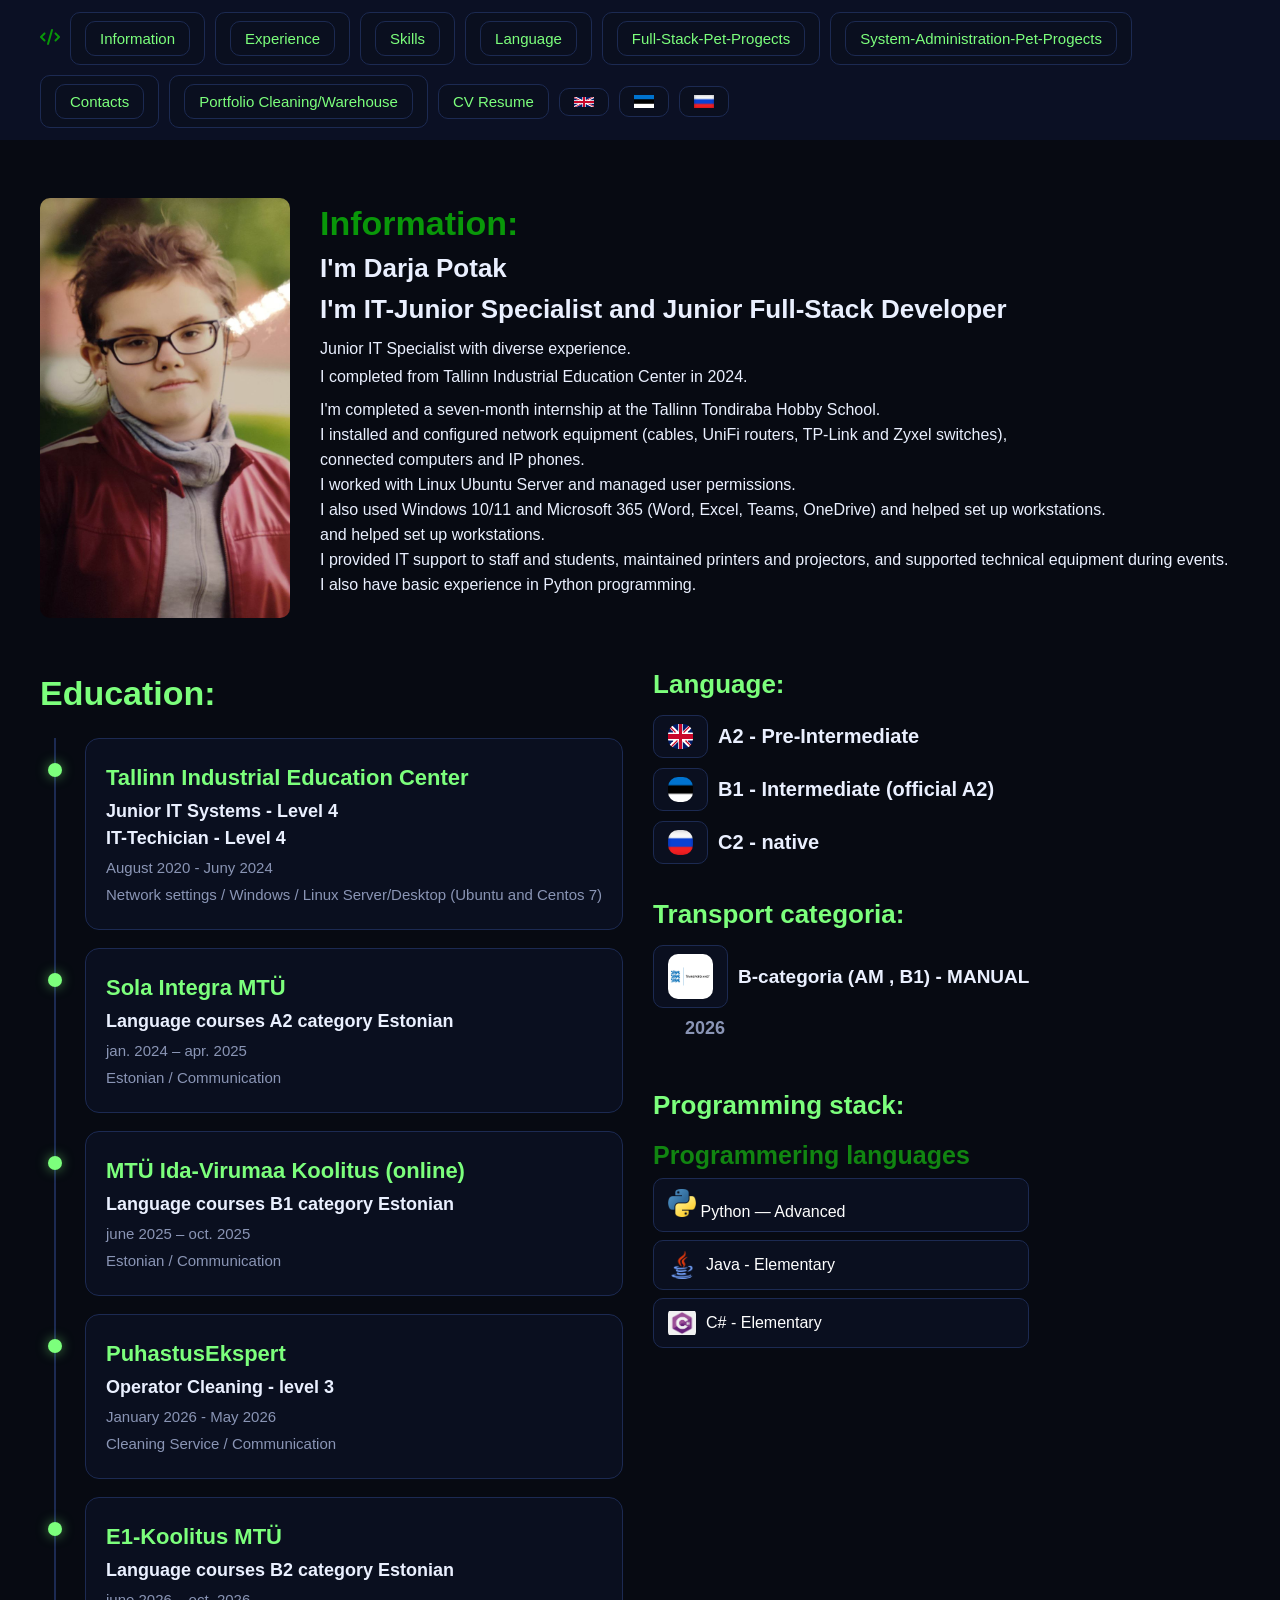
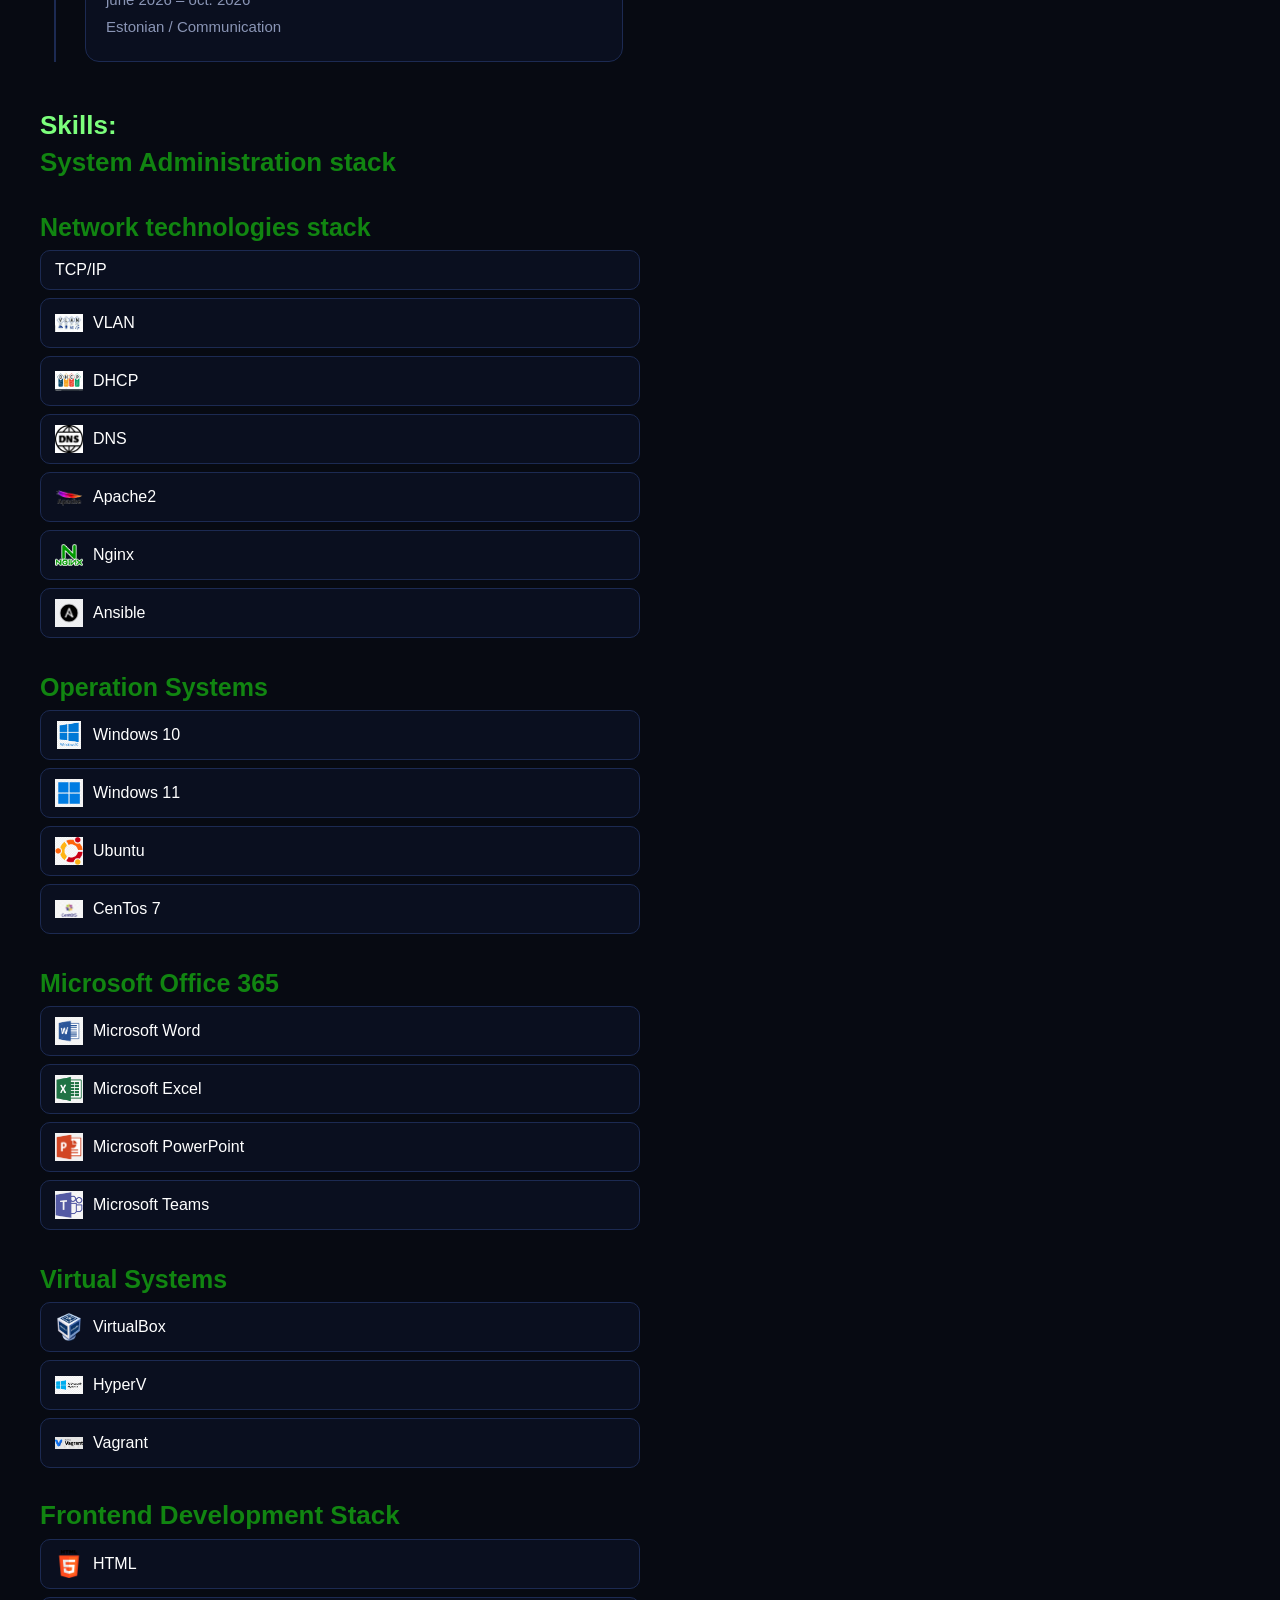
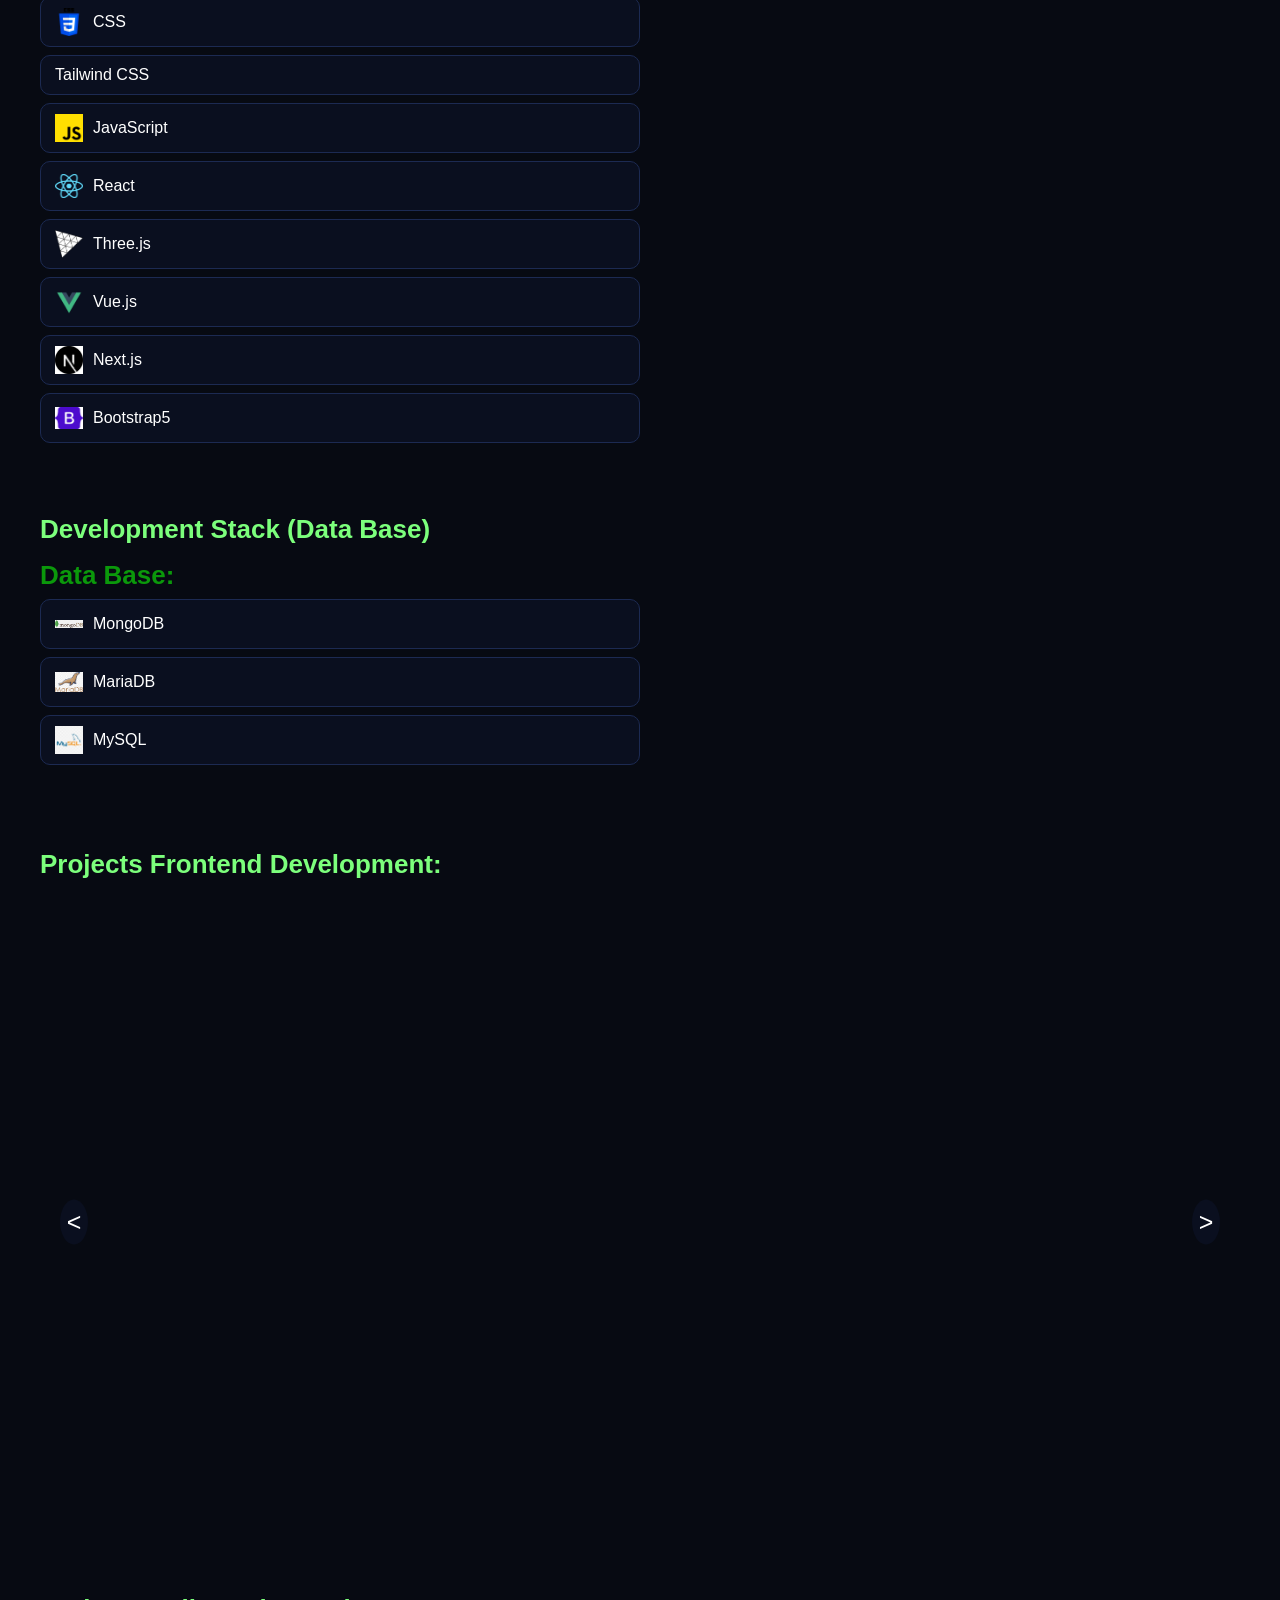
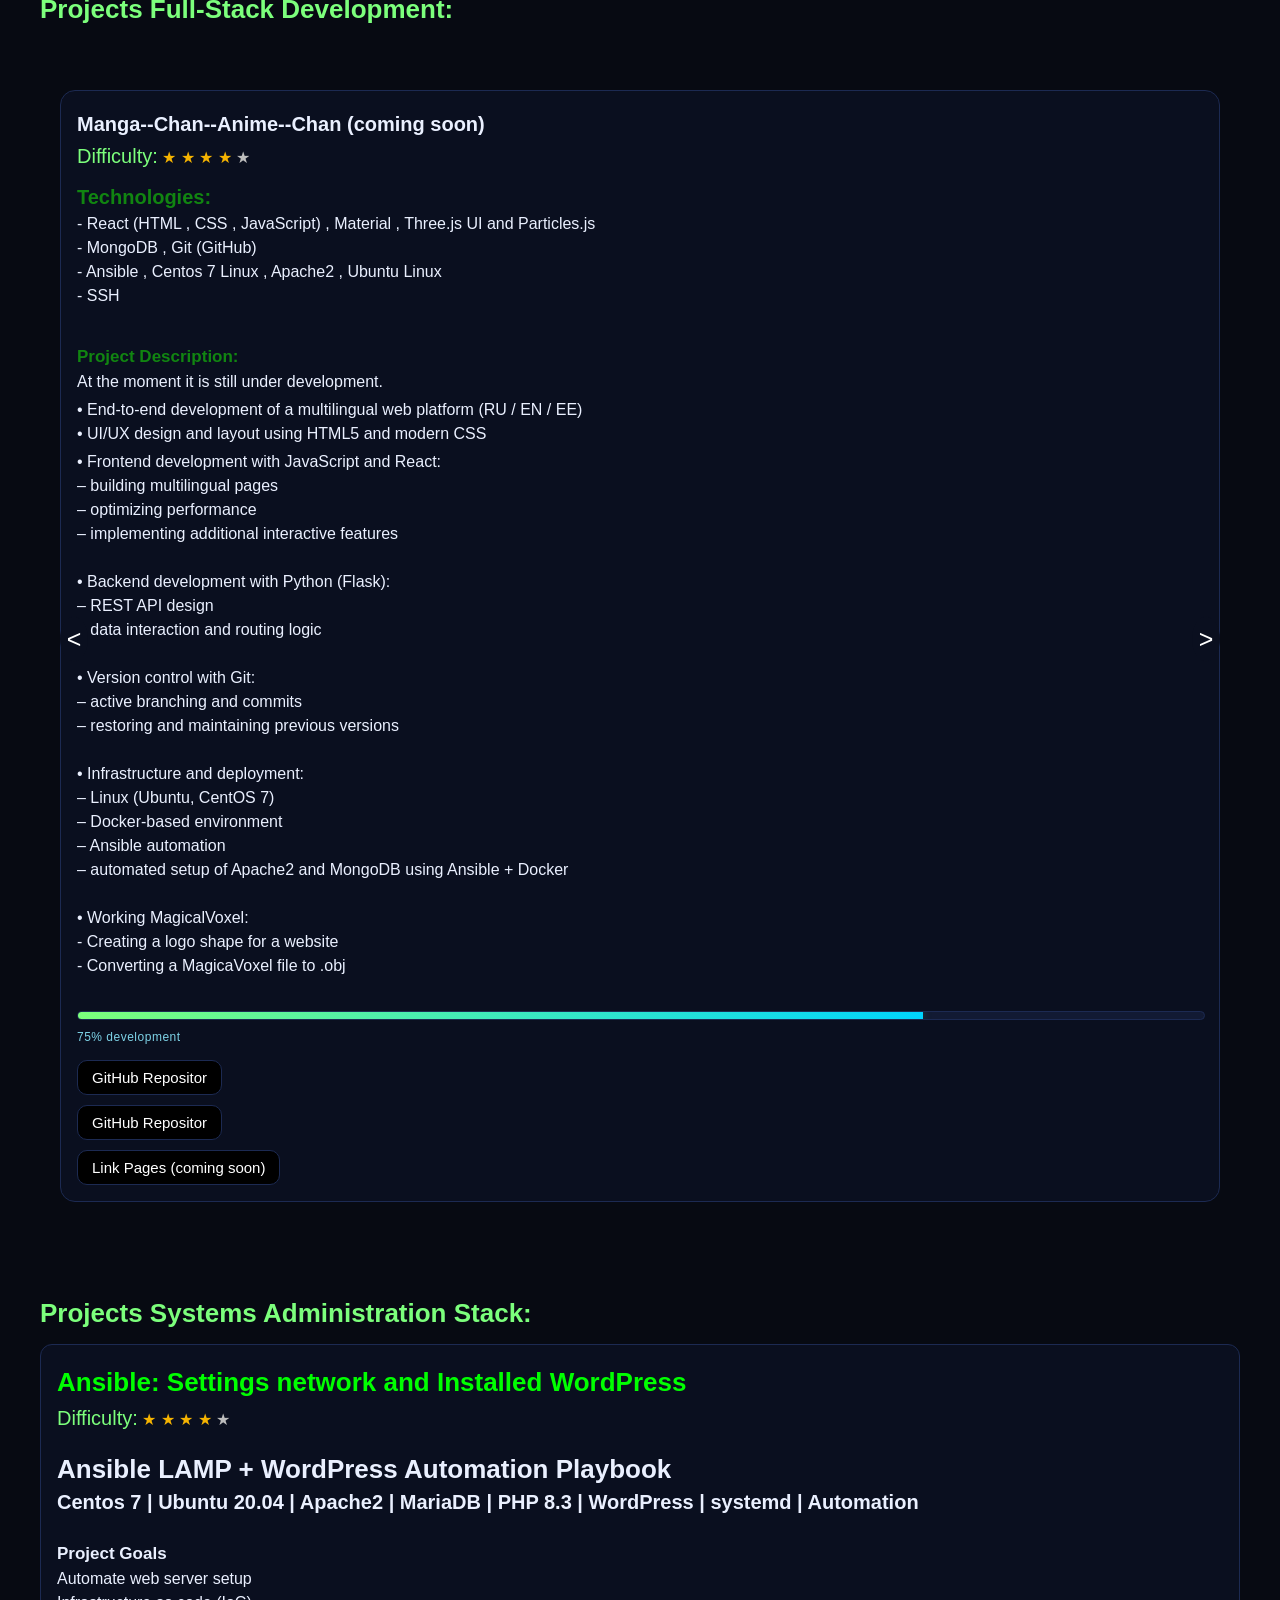
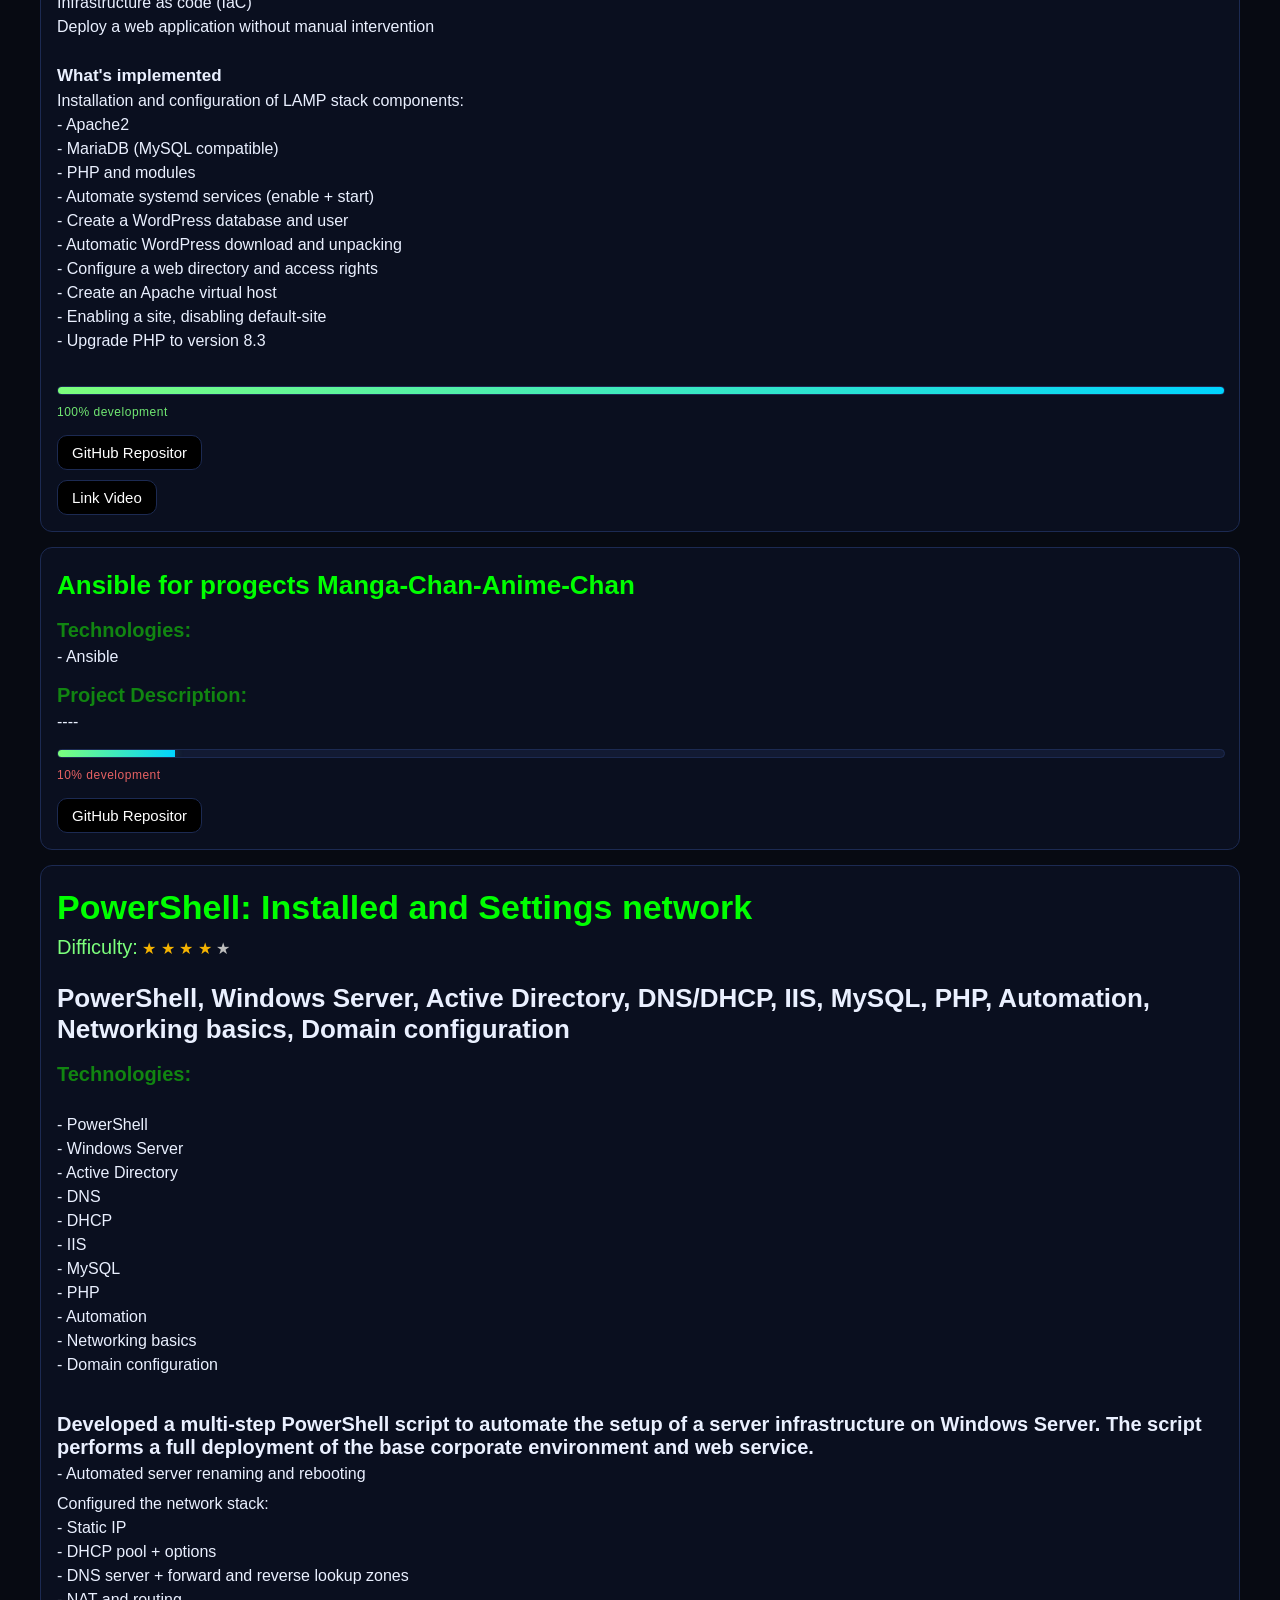
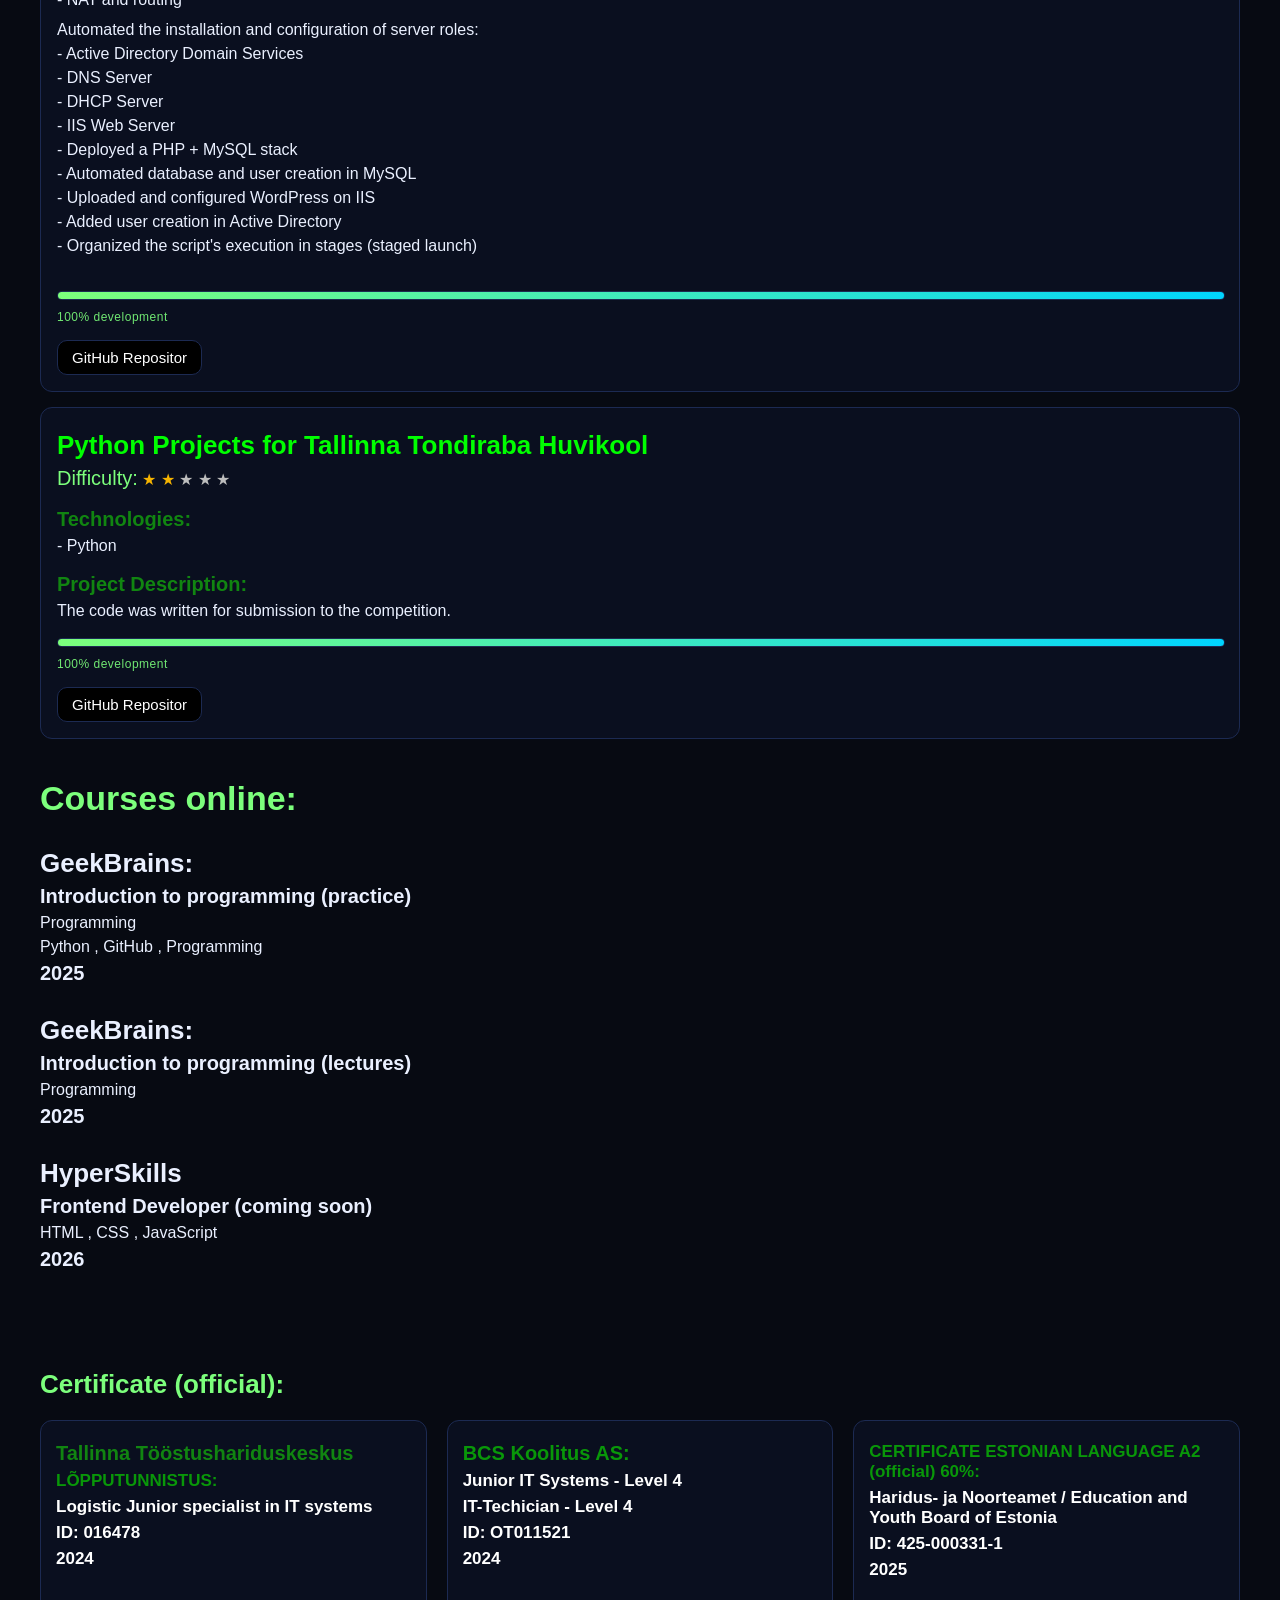
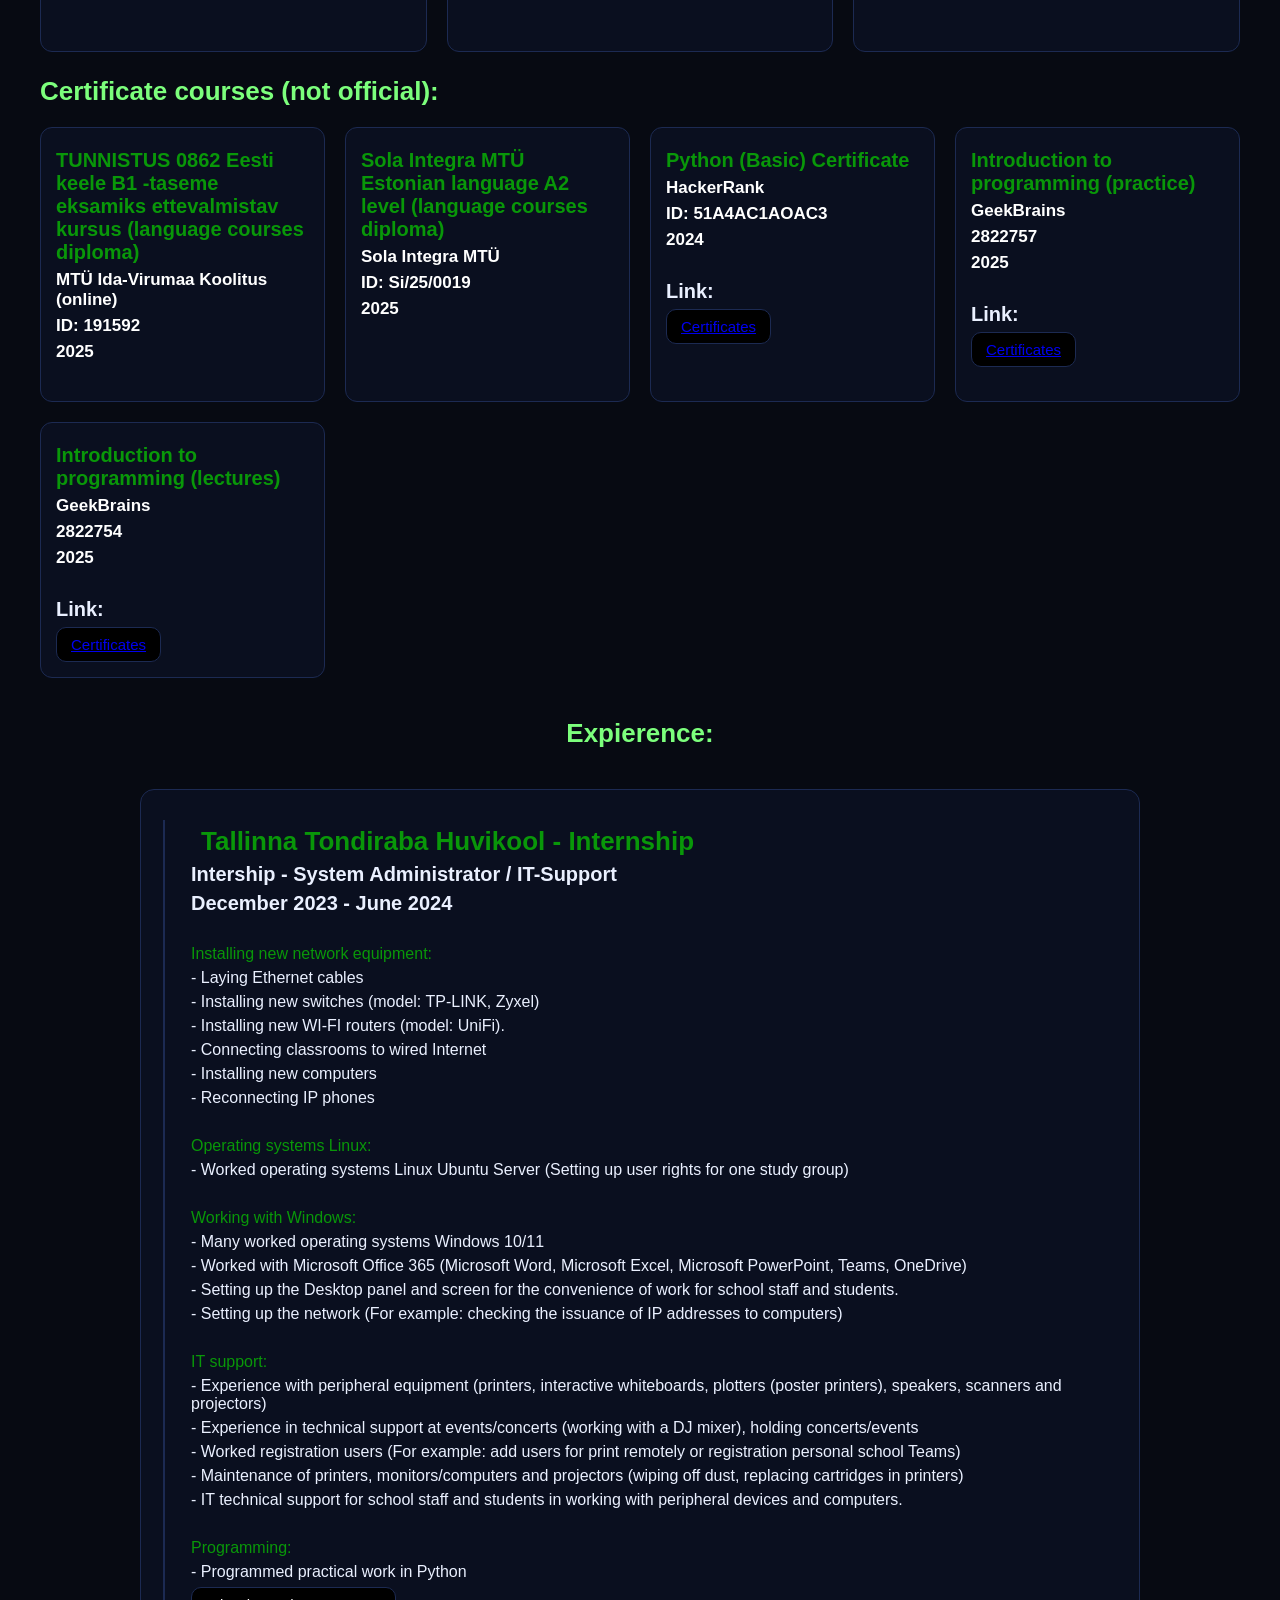
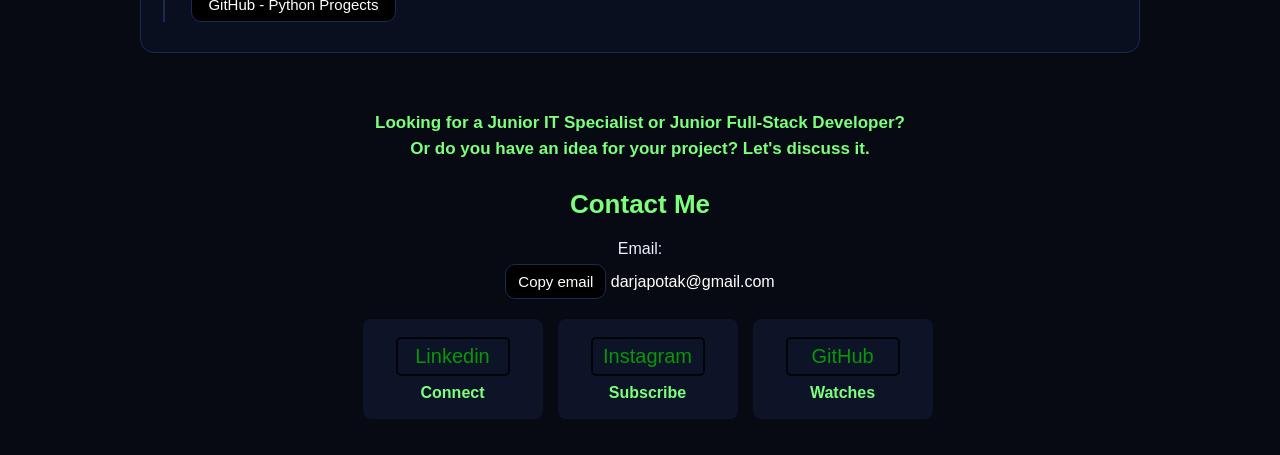
<file: index.html>
<!DOCTYPE html>
<html lang="en">
<head>
    <meta charset="UTF-8">
    <meta name="viewport" content="width=device-width, initial-scale=1.0">
    <link rel="stylesheet" href="css_prog/portfolio_1.css">
    <link rel="stylesheet" href="css_prog/portfolio_2.css">
    <link rel="stylesheet" href="css_prog/porfolio_3.css">
    <link rel="stylesheet" href="css_prog/portfolio_4.css">
    <link rel="icon" type="image/x-icon" href="images_flag/code-solid.svg">
    <title>IT Portfolio: Darja Potak</title>
</head> 
<body class="body1">
    <section class="section_1">
        <nav class="nav_list">
            <div class="nav_div">
                <a href="https://dpotak.github.io/Portfolio/"><img src="images_flag/code-solid.svg" width="20px" height="20px" class="nav_div_link_1"></a>
                <button data-i18n="nav_info" onclick="document.getElementById('info').scrollIntoView({behavior: 'smooth'});" class="nav_div_link"><a href="#info" class="nav_div_link">Information</a></button>
                <button data-i18n="nav_exp" onclick="document.getElementById('experience').scrollIntoView({behavior: 'smooth'});" class="nav_div_link" class="nav_div_link"><a href="#experience" class="nav_div_link">Experience</a></button>
                <button data-i18n="nav_skills" onclick="document.getElementById('skills').scrollIntoView({behavior: 'smooth'});" class="nav_div_link"><a href="#skills" class="nav_div_link">Skills</a></button>
                <button onclick="document.getElementById('lang').scrollIntoView({behavior: 'smooth'});" class="nav_div_link"><a href="#lang" class="nav_div_link">Language</a></button>
                <button onclick="document.getElementById('full_stack').scrollIntoView({behavior: 'smooth'});" class="nav_div_link"><a href="#full_stack" class="nav_div_link" data-i18n="Full_stack_projects">Full-Stack-Pet-Progects</a></button>
                <button onclick="document.getElementById('Sysdmin').scrollIntoView({behavior: 'smooth'});" class="nav_div_link"><a href="#Sysdmin" class="nav_div_link" data-i18n="Administration_net__projects">System-Administration-Pet-Progects</a></button>
                <button data-i18n="nav_contacts" onclick="document.getElementById('contact').scrollIntoView({behavior: 'smooth'});" class="nav_div_link"><a href="#contact" class="nav_div_link">Contacts</a></button>
                <button data-i18n="Portfolio_Cleaning_Warehouse" onclick="document.getElementById('contact').scrollIntoView({behavior: 'smooth'});" class="nav_div_link"><a class="nav_div_link" href="cleaning.html" >Portfolio Cleaning/Warehouse</a></button>

            <div class="dropdown">
                <button class="dropdown_btn" onclick="toggleDropdown()">CV Resume</button>

                  <div id="dropdown" class="dropdown_menu">
                    <button class="a_nav_link"><a href="CV_Darja_Potak (11).pdf">CV Resume Estonian</a></button>
                    <button class="a_nav_link"><a href="CV_Darja-Potak_Front-end-nooremarendaja (1).pdf">CV Resume English</a></button>
                    <button class="a_nav_link"><a href="CV_rus.pdf">CV Resume Russia</a></button>
                  </div>
                </div>
                
                <!-- Поиск по профессии 
                <div class="poisk_stack_prof">
                </div> -->

                <!--<button class="nav_div_link"><a href="" class="nav_div_link">My blog</a></button>-->

                <button class="button_1" onclick="setLang('en')"><img src="images_flag/britain_flags.png" width="20"></button>
                <button class="button_1" onclick="setLang('et')"><img src="images_flag/estonian_flags.png" width="20"></button>
                <button class="button_1" onclick="setLang('ru')"><img src="images_flag/russian_flag.jpg" width="20"></button>
            </div>
        </nav>
    </section>
    <br>
    <section class="section_2">
        <div class="Information_About">
            <div class="NameLastAndFirst">
                <div id="info" class="image_foto">
                    <img src="images_flag/Darja Potak.png" width="250px" height="420px">
                    <div class="image_foto">

                        <div class="text_img">
                            <h1 class="h1_text_img" style="color: rgb(9, 151, 9);" data-i18n="info_title">Information:</h1>
                            <h2 style="margin-top: 10px;" data-i18n="info_name">I'm Darja Potak</h2> 
                            <h2 style="margin-top: 10px;" data-i18n="info_role">I'm IT-Junior Specialist and Junior Full-Stack Developer</h2>

                            <!-- Описание опыта -->
                            <div class="story_my">
                                <h2 style="color: rgb(9, 151, 9);"></h2>
                                <p style="margin-top: 15px;" data-i18n="p_text_info_1">Junior IT Specialist with diverse experience.</p>

                                <p style="margin-top: 10px;" data-i18n="p_text_info_10">I completed from Tallinn Industrial Education Center in 2024.</p>
                                <p style="margin-top: 15px;" data-i18n="p_text_info_2">I'm completed a seven-month internship at the Tallinn Tondiraba Hobby School.</p>
                                <p style="margin-top: 7px;" data-i18n="p_text_info_3">I installed and configured network equipment (cables, UniFi routers, TP-Link and Zyxel switches), </p> 
                                <p style="margin-top: 7px;" data-i18n="p_text_info_4">connected computers and IP phones.</p>

                                <p style="margin-top: 7px;" data-i18n="p_text_info_5">I worked with Linux Ubuntu Server and managed user permissions.</p> 
                                <p style="margin-top: 7px;" data-i18n="p_text_info_6">I also used Windows 10/11 and Microsoft 365 (Word, Excel, Teams, OneDrive) and helped set up workstations.</p>
                                <p style="margin-top: 7px;" data-i18n="p_text_info_7"> and helped set up workstations.</p> 
                                <p style="margin-top: 7px;" data-i18n="p_text_info_8">I provided IT support to staff and students, maintained printers and projectors, and supported technical equipment during events.</p>
                                <p style="margin-top: 7px;" data-i18n="p_text_info_9">I also have basic experience in Python programming.</p>

                            </div>

                        </div>
                    </div>

                    <div class="Education">
                        <h1 class="edu_title" data-i18n="edu_title">Education:</h1>
                        <div class="education_timeline">
                            
                            <!-- 1 -->
                        <div class="edu_card">
                            <div class="edu_dot"></div>
                            <h2 class="h4_2" data-i18n="talIndu_center">Tallinn Industrial Education Center</h2>
                            <h3 class="h3_1" data-i18n="name_Specialist_1">Junior IT Systems - Level 4</h3>
                            <h3 class="h3_1" data-i18n="name_Specialist_2">IT-Techician - Level 4</h3>
                            <p class="edu_date" data-i18n="Month_1">August 2020 - Juny 2024</p>
                            <p class="edu_date" data-i18n="">Network settings / Windows / Linux Server/Desktop (Ubuntu and Centos 7)</p>
                        </div>

                         <div class="edu_card">
                            <div class="edu_dot"></div>
                            <h2 class="h4_2">Sola Integra MTÜ</h2>
                            <h3 class="h3_1">Language courses A2 category Estonian</h3>
                            <p class="edu_date">jan. 2024 – apr. 2025</p>
                            <p class="edu_date" data-i18n="">Estonian / Communication</p>
                        </div>

                        <div class="edu_card">
                            <div class="edu_dot"></div>
                            <h2 class="h4_2">MTÜ Ida-Virumaa Koolitus (online)</h2>
                            <h3 class="h3_1">Language courses B1 category Estonian</h3> 
                            <p class="edu_date">june 2025 – oct. 2025</p>
                            <p class="edu_date" data-i18n="">Estonian / Communication</p>
                        </div>
                        
                        <!-- 2 -->
                         <div class="edu_card">
                            <div class="edu_dot"></div>
                            <h2 class="h4_2">PuhastusEkspert</h2>
                            <h3 class="h3_1" data-i18n="operator_cleaning">Operator Cleaning - level 3</h3>
                            <p class="edu_date" data-i18n="Month_2">January 2026 - May 2026</p>
                            <p class="edu_date" data-i18n="">Cleaning Service / Communication</p>
                        </div>
                        
                        <div class="edu_card">
                            <div class="edu_dot"></div>
                            <h2 class="h4_2">E1-Koolitus MTÜ</h2>
                            <h3 class="h3_1">Language courses B2 category Estonian</h3>
                            <p class="edu_date">june 2026 – oct. 2026</p>      
                            <p class="edu_date" data-i18n="">Estonian / Communication</p>
                        </div>
                    
                        
                    </div>

                </div>

                 <div class="languages_skills" id="lang">
                    <div class="name_lang"></div>
                        <h2 style="color: rgb(124, 255, 124)" data-i18n="Language">Language:</h2>
                            <div class="lang_eng" style="margin-top: 15px;">
                                <button class="lang_btn_britain"><img src="images_flag/britain_flags.png" width="25px" height="25px"></button>
                                <h3 class="h3_britan" data-i18n="lang_eng">A2 - Pre-Intermediate</h3>
                            </div>
                            <div class="lang_est" style="margin-top: 10px;">
                                <button class="lang_btn"><img src="images_flag/estonian_flags.png" width="25px" height="25px"></button>
                                <h3 data-i18n="lang_est">B1 - Intermediate (official A2)</h3>
                            </div>
                            <div class="lang_rus" style="margin-top: 10px;">
                                <button class="lang_btn"><img src="images_flag/russian_flag.jpg" width="25px" height="25px"></button>
                                <h3 data-i18n="lang_rus">C2 - native</h3>
                            </div>

                            <!-- ------------------------ Prava vod  ------------------------- -->
                            <div class="dropdown">
                                <h2 data-i18n="Transport_cat_B" style="color: rgb(124, 255, 124); margin-top: 35px;">Transport categoria:</h2>

                                <div class="lang_eng" style="margin-top: 15px;">
                                    <button class=""><img src="images_stack/transpordiamet.png" width="45px" height="45px"></button>
                                    <h2 data-i18n="B_cat_list" style="font-size: 19px;">B-categoria (AM , B1) - MANUAL</h2>
                                </div>
                                <h3 class="edu_date" style="font-size: 18px; margin-left: 32px;">2026</h3>
                            </div>

                            <div class="prog_lang_stack" style="margin-top: 45px;">
                                <h2 style="color: rgb(124, 255, 124)">Programming stack:</h2>
                                <h3 class="prog_lang_stack" style="margin-top: 20px; font-size: 25px; color: rgb(17, 133, 17);" data-i18n="programming_lang">Programmering languages</h3>

                                <div class="skill_card" onclick="toggleSkill('python')">
                                    <div>
                                        <img class="Python_img" src="images_stack/python.png" width="35px" height="35px" data-i18n="python_tase">
                                        <span data-i18n="Py_Adv">Python — Advanced</span>
                                    </div>

                                      <div id="python" class="skill_projects" style="margin-left: 10px;">
                                        <div style="margin-top: 10px;">
                                            <h3 data-i18n="pet_work">Work/Pet-Progects</h3>
                                            <p data-i18n="Py_projects">Python Projects:</p>
                                            <p data-i18n="inter_TTH_1">Internship - Tallinna Tondiraba Huvikool</p>
                                        </div>

                                        <div style="margin-top: 14px;">
                                            <h3 data-i18n="edu_title">Education</h3>
                                            <p data-i18n="">Tallinn Industrial Education Center</p>
                                        </div>
                                      </div>
                                </div>

                                <div class="skill_card" onclick="toggleSkill('java')">
                                    <img class="Java_img" src="images_stack/java.png" width="35px" height="35px" data-i18n="java_tase">
                                    <span data-i18n="java_elemet">Java - Elementary</span>

                                    <div id="java" class="skill_projects" style="margin-left: 10px;">
                                        <div style="margin-left: 10px;">
                                            <h3 data-i18n="pet_work">Work/Pet-Progects</h3>
                                            <p data-i18n="Java_calc">Calculator interface and not interface</p>
                                            <a href="https://github.com/dpotak/Java_Progects.git"><button class="kvadrat_pro_btn" style="background-color: black; color: white; border-radius: 10px;" data-i18n="github_pages">GitHub Repository</button></a>
                                        </div>
                                        <div style="margin-top: 15px;">
                                            <p data-i18n="lhv_1">To prepare for an internship in banking (LHV bank), I taught myself Java and developed a small project—a calculator in both console and graphical versions.</p>
                                            <p data-i18n="lhv_2">During the process, I learned about object-oriented programming and the basics of application development.</p>
                                            <p data-i18n="lhv_3">Despite my rejection, I gained practical experience working with a new programming language and independently mastering technologies.</p>
                                        </div>
                                    </div>
                                </div>
                                

                                <div class="skill_card">
                                    <img class="CSharp_img" src="images_stack/cSharp.png" width="35px" height="35px" style="border-radius: 5px;" data-i18n="c_sharp_tase">
                                    <span data-i18n="cSharp_Element">C# - Elementary</span>
                                </div>
                                
                            </div>
                    </div>
            </div>

            </div>

            </div>

            <div class="skills_info" id="skills">

                <div class="name_skills">
                    <h2 style="color: rgb(124, 255, 124);" data-i18n="skills_name">Skills:</h2>
                </div>

                <!-- System Administration Stack -->
                <div class="system_ADMINISTR_div">
                    <h2 style="color: rgb(17, 133, 17);" data-i18n="SysAmdin_Stack">System Administration stack</h2>

                    <div class="sys_adm_stack">
                        <div style="margin-top: 35px" class="sys_adm_stack_list">

                            <div style="margin-top: 35px;" class="network_tech_stack">
                                <h3 class="network_tech_stack" style="margin-top: 20px; font-size: 25px; color: rgb(17, 133, 17);" data-i18n="Network_Stack">Network technologies stack</h3>

                                <div class="skill_card" onclick="toggleSkill('tcp_ip')">
                                    <span>TCP/IP</span>

                                    <div id="tcp_ip" class="skill_projects" style="margin-left: 10px;">
                                        <div style="margin-top: 10px;">
                                            <h3 data-i18n="pet_work">Work/Pet-Progects</h3>
                                            <p data-i18n="inter_TTH_1">Internship - Tallinna Tondiraba Huvikool</p>
                                        </div>
                                        <div style="margin-top: 10px;">
                                            <h3 data-i18n="edu_title">Education:</h3>
                                            <p data-i18n="talIndu_center">Tallinn Industrial Education Center</p>
                                        </div>
                                    </div>
                                </div>

                                <div class="skill_card" onclick="toggleSkill('VLAN')">
                                    <img class="VLAN" src="images_stack/vlan.jpg" width="35px" height="25px">
                                    <span>VLAN</span>

                                    <div id="VLAN" class="skill_projects" style="margin-left: 10px;">
                                       <h3 data-i18n="edu_title">Education:</h3>
                                       <p data-i18n="talIndu_center">Tallinn Industrial Education Center</p>
                                    </div>
                                </div>

                                <div class="skill_card" onclick="toggleSkill('dhcp')">
                                    <img class="DHCP" src="images_stack/dhcp.jpg" width="35px" height="35px"> 
                                    <span>DHCP</span>

                                    <div id="dhcp" class="skill_projects" style="margin-left: 10px;">
                                        <div style="margin-top: 10px;">
                                            <h3 data-i18n="pet_work">Work/Pet-Progects</h3>
                                            <p data-i18n="inter_TTH_1">Internship - Tallinna Tondiraba Huvikool</p>
                                        </div>
                                        <div style="margin-top: 15px;">
                                            <h3 data-i18n="edu_title">Education:</h3>
                                            <p data-i18n="talIndu_center">Tallinn Industrial Education Center</p>
                                        </div>
                                    </div>
                                </div>

                                <div class="skill_card" onclick="toggleSkill('DNS')">
                                    <img class="DNS" src="images_stack/dns.png" width="35px" height="35px">
                                    <span>DNS</span>

                                   <div id="DNS" class="skill_projects" style="margin-left: 10px;">
                                     <div style="margin-top: 15px;">
                                         <h3 data-i18n="edu_title">Education:</h3>
                                         <p data-i18n="talIndu_center">Tallinn Industrial Education Center</p>
                                        </div>
                                   </div>
                                </div>

                                <div class="skill_card">
                                    <img class="Apache2" src="images_stack/apache2.png" width="35px" height="35px">
                                    <span>Apache2</span>
                                </div>

                                <div class="skill_card">
                                    <img class="Nginx" src="images_stack/nginx.png" width="35px" height="35px">
                                    <span>Nginx</span>
                                </div>

                                <div class="skill_card" onclick="toggleSkill('Ansible_2')">
                                    <img class="Ansible" src="images_stack/ansible.jpg" width="45px" height="45px">
                                    <span>Ansible</span>

                                    <div id="Ansible_2" class="skill_projects" style="margin-left: 10px;">
                                        <div style="margin-top: 10px;">
                                           <h3 data-i18n="pet_work">Work/Pet-Progects:</h3>
                                           <p>Pet-Progects - Ansible: Settings network and Installed WordPress</p>
                                           <p data-i18n="Pet_prog_manga_chan_1">Pet-Progects - Manga--Chan--Anime--Chan</p>
                                        </div>
                                        <div style="margin-top: 10px;">
                                            <h3 data-i18n="edu_title">Education:</h3>
                                            <p data-i18n="talIndu_center">Tallinn Industrial Education Center</p>
                                        </div>
                                    </div>
                                </div>

                            </div>

                            <div style="margin-top: 35px;" class="Operation_systems_stack">
                                <h3 class="network_tech_stack" style="margin-top: 20px; font-size: 25px; color: rgb(17, 133, 17);" data-i18n="operations_Sys_1">Operation Systems</h3>

                                <div class="skill_card" onclick="toggleSkill('wind_10')">
                                    <img class="win_10" src="images_stack/wind10.png" width="35px" height="35px">
                                    <span>Windows 10</span>

                                    <div id="wind_10" class="skill_projects" style="margin-left: 10px;">
                                        <div style="margin-top: 10px;">
                                            <h3 data-i18n="pet_work">Work/Pet-Progects:</h3>
                                            <p data-i18n="inter_TTH_1">Internship - Tallinna Tondiraba Huvikool</p>
                                        </div>
                                        <div style="margin-top: 10px;">
                                            <h3 data-i18n="edu_title">Education:</h3>
                                            <p data-i18n="talIndu_center">Tallinn Industrial Education Center</p>
                                        </div>
                                    </div>
                                </div>

                                <div class="skill_card" onclick="toggleSkill('wind_11')">
                                    <img class="win_11" src="images_stack/wind11.png" width="35px" height="35px"> 
                                    <span>Windows 11</span>

                                    <div id="wind_11" class="skill_projects" style="margin-left: 10px;">
                                      <div style="margin-top: 10px;">
                                        <h3 data-i18n="pet_work">Work/Pet-Progects:</h3>
                                        <p data-i18n="inter_TTH_1">Internship - Tallinna Tondiraba Huvikool</p>
                                      </div>
                                      <div style="margin-top: 10px;">
                                        <h3 data-i18n="edu_title">Education:</h3>
                                        <p data-i18n="talIndu_center">Tallinn Industrial Education Center</p>
                                      </div>
                                    </div>
                                </div>

                                <div class="skill_card" onclick="toggleSkill('Ubuntu')">
                                    <img class="ubuntu_linux" src="images_stack/ubuntu.png" width="35px" height="35px"> 
                                    <span>Ubuntu</span>

                                     <div id="Ubuntu" class="skill_projects" style="margin-left: 10px;">
                                        <div style="margin-top: 10px;">
                                            <h3 data-i18n="pet_work">Work/Pet-Progects:</h3>
                                            <p data-i18n="">Pet-Progects - Ansible: Settings network and Installed WordPress</p>
                                            <p data-i18n="Pet_prog_manga_chan_1">Pet-Progects - Manga--Chan--Anime--Chan</p>
                                            <p data-i18n="inter_TTH_1">Internship - Tallinna Tondiraba Huvikool</p>
                                            <p data-i18n="Pet_prog_tracker_cleaning_1">Pet-Progects - Tracker Cleaning</p>
                                        </div>
                                        <div style="margin-top: 10px;">
                                            <h3 data-i18n="edu_title">Eduation:</h3>
                                            <p data-i18n="talIndu_center">Tallinn Industrial Education Center</p>
                                        </div>
                                    </div>
                                </div>

                                <div class="skill_card"  onclick="toggleSkill('cent_7')">
                                    <img class="centos_linux" src="images_stack/centos-linux.jpg" width="35px" height="35px">
                                    <span>CenTos 7</span>

                                    <div id="cent_7" class="skill_projects" style="margin-left: 10px;">
                                        <div style="margin-top: 10px;">
                                            <h3 data-i18n="pet_work">Work/Pet-Progects:</h3>
                                            <p data-i18n="">Pet-Progects - Ansible: Settings network and Installed WordPress</p>
                                            <p data-i18n="Pet_prog_manga_chan_1">Pet-Progects - Manga--Chan--Anime--Chan</p>
                                            <p data-i18n="Pet_prog_tracker_cleaning_1">Pet-Progects - Tracker Cleaning</p>
                                        </div>
                                        <div style="margin-top: 10px;">
                                            <div style="margin-top: 10px;">
                                                <h3 data-i18n="pet_work">Work/Pet-Progects:</h3>
                                            <p data-i18n="inter_TTH_1">Internship - Tallinna Tondiraba Huvikool</p>
                                            </div>
                                            <div style="margin-top: 10px;">
                                                <h3 data-i18n="edu_title">Eduation:</h3>
                                                <p data-i18n="talIndu_center">Tallinn Industrial Education Center</p>
                                            </div>
                                        </div>
                                    </div>
                                </div>

                            </div>

                            <div style="margin-top: 35px;" class="Microsoft_office_stack">
                                <h3 class="Microsoft_office_stack" style="margin-top: 20px; font-size: 25px; color: rgb(17, 133, 17);">Microsoft Office 365</h3>

                                <div class="skill_card" onclick="toggleSkill('Word')">
                                    <img class="microsoftWord" src="images_stack/microsoftWord.jpg" width="35px" height="35px"> 
                                    <span>Microsoft Word</span>

                                    <div id="Word" class="skill_projects" style="margin-left: 10px;">
                                        <div style="margin-top: 10px;">
                                            <h3 data-i18n="pet_work">Work/Pet-Progects:</h3>
                                            <p data-i18n="inter_TTH_1">Internship - Tallinna Tondiraba Huvikool</p>
                                        </div>
                                        <div style="margin-top: 10px;">
                                            <h3 data-i18n="edu_title">Education:</h3>
                                            <p data-i18n="talIndu_center">Tallinn Industrial Education Center</p>
                                        </div>
                                    </div>
                                </div>

                                <div class="skill_card" onclick="toggleSkill('Excel')">
                                    <img class="excelMicrosoft" src="images_stack/excelMicrosoft.png" width="35px" height="35px">
                                    <span>Microsoft Excel</span>

                                     <div id="Excel" class="skill_projects" style="margin-left: 10px;">
                                        <p data-i18n="inter_TTH_1">Internship - Tallinna Tondiraba Huvikool</p>
                                    </div>
                                </div>

                                <div class="skill_card" onclick="toggleSkill('PowerPoint')">
                                    <img class="microsoftPowerPoint" src="images_stack/microsoftPowerPoint.png" width="35px" height="35px">
                                    <span>Microsoft PowerPoint</span>

                                     <div id="PowerPoint" class="skill_projects" style="margin-left: 10px;">
                                        <p data-i18n="inter_TTH_1">Internship - Tallinna Tondiraba Huvikool</p>
                                    </div>
                                </div>

                                <div class="skill_card" onclick="toggleSkill('Teams')">
                                    <img class="teams" src="images_stack/teams.png" width="35px" height="35px">
                                    <span>Microsoft Teams</span>

                                     <div id="Teams" class="skill_projects" style="margin-left: 10px;">
                                        <p data-i18n="inter_TTH_1">Internship - Tallinna Tondiraba Huvikool</p>
                                    </div>
                                </div>
                            </div>

                            <!-- Virtual Systems -->
                            <div style="margin-top: 35px;" class="Virtual_Sys_stack">
                                <h3 style="margin-top: 20px; font-size: 25px; color: rgb(17, 133, 17);" data-i18n="virtual_sys_1">Virtual Systems</h3>

                                <div class="skill_card">
                                    <img src="images_stack/virtualbox.png" width="35px" height="35px">
                                    <span>VirtualBox</span>
                                </div>

                                <div class="skill_card">
                                    <img style="border-radius: 2px;" src="images_stack/hyperV.png" width="35px" height="35px">
                                    <span>HyperV</span>
                                </div>

                                <div class="skill_card" onclick="toggleSkill('Vagrant')">
                                    <img style="border-radius: 2px;" src="images_stack/vagrant.jpg" width="75px" height="35px">
                                    <span>Vagrant</span>

                                    <div id="Vagrant" class="skill_projects" style="margin-left: 10px;">
                                        <p data-i18n="Pet_prog_manga_chan_1">Pet-Progects - Manga--Chan--Anime--Chan</p>
                                        <p data-i18n="Pet_prog_tracker_cleaning_1">Pet-Progects - Tracker Cleaning</p>
                                    </div>
                                </div>

                            </div>

                        </div>
                    </div>
                </div>

                <br>

                <!-- Frontend Stack -->
                <div class="FRONTEND_div">
                    <h2 style="color: rgb(17, 133, 17);" data-i18n="Front_projects_2">Frontend Development Stack</h2>

                    <div class="stack_front">

                        <div class="skill_card" onclick="toggleSkill('HTML')">
                            <img class="HTML_img" src="images_stack/html_1.png" width="35px" height="35px">
                            <span>HTML</span>

                            <div id="HTML" class="skill_projects" style="margin-left: 10px;">
                                <p data-i18n="portfolio_1">Portfolio</p>
                                <p data-i18n="my_blog_1">My blog</p>
                                <p data-i18n="Pet_prog_sites_Port_1">Pet-Progects - Sites Portfolio</p>
                                <p data-i18n="Pet_prog_manga_chan_1">Pet-Progects - Manga--Chan--Anime--Chan</p>
                                <p data-i18n="Pet_prog_tracker_cleaning_1">Pet-Progects - Tracker Cleaning</p>
                                <p data-i18n="Pet_Proj_SliderCrazy">Pet-Progects - Slider Crazy (practice)</p>
                            </div>
                        </div>

                        <div class="skill_card" onclick="toggleSkill('CSS')">
                            <img class="CSS_img" src="images_stack/css.png" width="35px" height="35px">
                            <span>CSS</span>

                            <div id="CSS" class="skill_projects" style="margin-left: 10px;">
                                <p data-i18n="portfolio_1">Portfolio</p>
                                <p data-i18n="my_blog_1">My blog</p>
                                <p data-i18n="Pet_prog_sites_Port_1">Pet-Progects - Sites Portfolio</p>
                                <p data-i18n="Pet_prog_manga_chan_1">Pet-Progects - Manga--Chan--Anime--Chan</p>
                                <p data-i18n="Pet_prog_tracker_cleaning_1">Pet-Progects - Tracker Cleaning</p>
                                <p data-i18n="Pet_Proj_SliderCrazy">Pet-Progects - Slider Crazy (practice)</p>
                            </div>
                        </div>

                        <div class="skill_card">
                            <span>Tailwind CSS</span>
                        </div>

                        <div class="skill_card" onclick="toggleSkill('JavaScript')">
                            <img class="JavaScript_img" src="images_stack/JS.png" width="35px" height="35px">
                            <span>JavaScript</span>

                            <div id="JavaScript" class="skill_projects" style="margin-left: 10px;">
                                <p data-i18n="portfolio_1">Portfolio</p>
                                <p data-i18n="my_blog_1">My blog</p>
                                <p data-i18n="Pet_prog_sites_Port_1">Pet-Progects - Sites Portfolio</p>
                                <p data-i18n="Pet_prog_manga_chan_1">Pet-Progects - Manga--Chan--Anime--Chan</p>
                                <p data-i18n="Pet_prog_tracker_cleaning_1">Pet-Progects - Tracker Cleaning</p>
                                <p data-i18n="Pet_Proj_SliderCrazy">Pet-Progects - Slider Crazy (practice)</p>
                            </div>
                        </div>

                        <div class="skill_card" onclick="toggleSkill('React')">
                            <img class="React_img" src="images_stack/React-icon.png" width="35px" height="35px">
                            <span>React</span>

                            <div id="React" class="skill_projects" style="margin-left: 10px;">
                                <p data-i18n="Pet_prog_manga_chan_1">Pet-Progects - Manga--Chan--Anime--Chan</p>
                            </div>
                        </div>

                        <div class="skill_card" onclick="toggleSkill('Three')">
                            <img class="ThreeJS_img" src="images_stack/three.png" width="35px" height="35px"> 
                            <span>Three.js</span>
                            <div id="Three" class="skill_projects" style="margin-left: 10px;">
                                <p data-i18n="Pet_prog_manga_chan_1">Pet-Progects - Manga--Chan--Anime--Chan</p>
                            </div>
                        </div>

                        <div class="skill_card" onclick="toggleSkill('VUE_img')">
                            <img class="VUE_img" src="images_stack/vue-2.png" width="35px" height="35px">
                            <span>Vue.js</span>

                            <div id="VUE_img" class="skill_projects" style="margin-left: 10px;">
                                <p data-i18n="Vue_PetProgects">Pet-Progects - Todo App (New/Old Version)</p>
                            </div>
                        </div>

                        <div class="skill_card" onclick="toggleSkill('Next')">
                            <img class="next_js" src="images_stack/next_js.png" width="35px" height="35px">
                            <span>Next.js</span>

                            <div id="Next" class="skill_projects" style="margin-left: 10px;">
                                <p data-i18n="Pet_prog_tracker_cleaning_1">Pet-Progects - Tracker Cleaning</p>
                            </div>
                        </div>

                        <div class="skill_card">
                            <img class="Boostrap_img" src="images_stack/bootstrap.png" width="45px" height="35px">
                            <span>Bootstrap5</span>
                        </div>

                        
                    </div>
                </div>

                <br>

                <!-- Full-Stack -->
                <div class="FULL_STACK_div">
                    <h2 style="margin-top: 45px; color: rgb(124, 255, 124)">Development Stack (Data Base)</h2>

                    <div class="data_base_stack">
                        <div>
                            <h2 style="margin-top: 15px; color: rgb(11, 152, 11);">Data Base:</h2>

                            <div class="skill_card"  onclick="toggleSkill('MongoDB')">
                                <img class="" src="images_stack/MongoDb.png" width="65px" height="35px">
                                <span>MongoDB</span>
                                
                                 <div id="MongoDB" class="skill_projects" style="margin-left: 10px;">
                                    <div style="margin-top: 10px;">
                                        <h3 data-i18n="pet_work">Work/Pet-Progects:</h3>
                                        <p data-i18n="Pet_prog_manga_chan_1">Pet-Progects - Manga--Chan--Anime--Chan</p>
                                    </div>
                                </div>
                            </div>

                            <div class="skill_card" onclick="toggleSkill('MariaDB')">
                                <img src="images_stack/MariaDB.png" width="35px" height="35px">
                                <span>MariaDB</span>

                                 <div id="MariaDB" class="skill_projects" style="margin-left: 10px;">
                                    <div style="margin-top: 10px;">
                                        <h3 data-i18n="edu_title">Education:</h3>
                                        <p data-i18n="talIndu_center">Tallinn Industrial Education Center</p>
                                    </div>
                                </div>

                            </div>

                            <div class="skill_card" onclick="toggleSkill('MySQL')">
                                <img src="images_stack/mysql.png" width="35px" height="35px">
                                <span>MySQL</span>

                                <div id="MySQL" class="skill_projects" style="margin-left: 10px;">
                                    <div style="margin-top: 10px;">
                                        <h3 data-i18n="edu_title">Education:</h3>
                                        <p data-i18n="talIndu_center">Tallinn Industrial Education Center</p>
                                    </div>
                                </div>

                            </div>
                        </div>
                    </div>
                </div>

            </div>

           <!--  <button class="scroll_down_btn" onclick="document.getElementById('full_stack').scrollIntoView({behavior: 'smooth'})">
                ↓
            </button> -->

            <br>
            <br>

            <div class="pet-projects">
                <div class="name_pet_Pro">
                    <h2 class="projects_pet_1" id="full_stack" style="color: rgb(124, 255, 124)" data-i18n="Front_projects">Projects Frontend Development:</h2>
                </div>

                    <div class="projects-slider">
                        <button class="project-prev">&lt;</button>
                        <div class="projects-wrapper">
                            <!-- SLIDE 1 -->

                            
                            <div class="project-slide">
                                <div class="kvadrat_ones">
                                    <div class="kvadrat_1_progetcs p_50 project-card">
                                        <h3 class="one_progects">My blog (coming soon)</h3>

                                        <video class="project-video" muted loop>
                                            <source src="my_blog.mp4" type="video/mp4">
                                        </video>

                                        <div class="difficulty">
                                            <span style="font-size: 20px; color: rgb(124,255,124)" data-i18n="diffectly">Difficulty:</span>
                                            <span class="star active">★</span>
                                            <span class="star active">★</span>
                                            <span class="star active">★</span>
                                            <span class="star">★</span>
                                            <span class="star">★</span>
                                        </div>
                                        <br>
                                        <div class="kvadrat_pro"> 
                                            <h3 style="margin-top: 5px; color: rgb(17, 133, 17);" data-i18n="progects_desc">Project Description:</h3>
                                            <p class="p_blog_1" data-i18n="p_blog_1">It's my blog.</p>
                                            <p class="p_blog_2" data-i18n="p_blog_2">At the moment it is still under development.</p>

                                            <p class="kvadrat_pro_text" data-i18n="My_blog_p1">- Translate and write text for blog</p>
                                            <p class="kvadrat_pro_text" data-i18n="My_blog_p2">- Create components UI helpes HTML and CSS</p>
                                            <p class="kvadrat_pro_text" data-i18n="My_blog_p3">- Working Git - Control Version.</p>
                                            <p class="kvadrat_pro_text" data-i18n="My_blog_p4">- Deployment using GitHub Pages. </p>

                                            <h3 style="margin-top: 18px; color: rgb(17, 133, 17);" data-i18n="Technologies_desc">Technologies:</h3>
                                            <p class="kvadrat_pro_text" data-i18n="html_css">- HTML and CSS</p>
                                            <p class="kvadrat_pro_text">- JavaScript</p>
                                            <p class="kvadrat_pro_text" data-i18n="git_github">- Git and GitHub</p>
                                            <p class="kvadrat_pro_text">- GitHub Pages</p>
                                        </div>
                                        <div class="project_progress">
                                            <div class="project_progress_bar"></div>
                                        </div>
                                        <div class="project_progress_label">50% development</div>
                                        <a href="https://github.com/dpotak/My_blog.git">
                                            <button class="kvadrat_pro_btn" style="background-color:black;color:white;border-radius:10px;" data-i18n="github_pages">
                                                GitHub Repositor
                                            </button>
                                        </a>
                                        <a href="">
                                            <button class="kvadrat_pro_btn" style="background-color:black;color:white;border-radius:10px;" data-i18n="link_pages_coming">
                                                Link Pages (coming soon)
                                            </button>
                                        </a>
                                    </div>
                                </div>
                            </div>


                            <!-- SLIDE 3 -->
                            <div class="project-slide">

                                <!-- Сюда вставишь следующий проект -->
                                 <div class="kvadrat_4_progetcs p_100 project-card">

                                        <h3>Sites Portfolio</h3>

                                        <video class="project-video" muted loop>
                                            <source src="Sites_portfolio_practice.mp4" type="video/mp4">
                                        </video>
                                        
                                        <div class="difficulty">
                                            <span style="font-size: 20px; color: rgb(124,255,124)" data-i18n="">Difficulty:</span>
                                            <span class="star active">★</span>
                                            <span class="star active">★</span>
                                            <span class="star">★</span>
                                            <span class="star">★</span>
                                            <span class="star">★</span>
                                        </div>
                                        <div class="kvadrat_pro">
                                            <h3 style="margin-top: 18px; color: rgb(17, 133, 17);" data-i18n="progects_desc">Project Description:</h3>
                                            <p class="kvadrat_pro_text" data-i18n="">It was designed for training with HTML and CSS styles.</p>

                                            <h3 style="margin-top: 18px; color: rgb(17, 133, 17);" data-i18n="Technologies_desc">Technologies:</h3>
                                            <p class="kvadrat_pro_text" data-i18n="html_css">- HTML and CSS</p>
                                            <br>
                                        </div>

                                         <div class="project_progress">
                                            <div class="project_progress_bar"></div>
                                        </div>

                                        <div class="project_progress_label">100% development</div>

                                        <a href="https://github.com/dpotak/Sites_portfolio.git"><button class="kvadrat_pro_btn" style="background-color: black; color: white; border-radius: 10px;" data-i18n="github_pages">GitHub Repositor</button></a>
                                        <a href="https://dpotak.github.io/Sites_portfolio/"><button class="kvadrat_pro_btn" style="background-color: black; color: white; border-radius: 10px;" data-i18n="link_pages">Link Pages</button></a>

                                    </div>
                            </div>

                            <!-- SLIDE 4 -->
                            <div class="project-slide">
                                <div class="kvadrat_4_progetcs p_100 project-card">
                                    <h3 data-i18n="portfolio_official">Portfolio</h3>

                                    <video class="project-video" muted loop>
                                        <source src="portfolio.mp4" type="video/mp4">
                                    </video>

                                    <div class="difficulty">
                                        <span style="font-size: 20px; color: rgb(124,255,124)" data-i18n="">Difficulty:</span>
                                        <span class="star active">★</span>
                                        <span class="star active">★</span>
                                        <span class="star active">★</span>
                                        <span class="star active">★</span>
                                        <span class="star">★</span>
                                    </div>
                                    <br>
                                    <div class="kvadrat_pro">
                                        <h3 style="margin-top:18px;color:rgb(17,133,17);" data-i18n="progects_desc">
                                            Project Description:
                                        </h3>
                                        <p class="kvadrat_pro_text" data-i18n="text_portfolio_progects">
                                            It's my portfolio. It's website write HTML , CSS and JavaScript.
                                        </p>

                                        <p class="kvadrat_pro_text" data-i18n="">- responsive UI layout using CSS Grid and Flexbox;</p>
                                        <p class="kvadrat_pro_text" data-i18n="">- multilingual support (RU/EN/EE);</p>
                                        <p class="kvadrat_pro_text" data-i18n="">- dynamic project cards and project slider;</p>
                                        <p class="kvadrat_pro_text" data-i18n="">- interactive UI components;</p>
                                        <p class="kvadrat_pro_text" data-i18n="">- Git-based version control;</p>
                                        <p class="kvadrat_pro_text" data-i18n="">- deployment using GitHub Pages.</p>

                                        <h3 style="margin-top:18px;color:rgb(17,133,17);" data-i18n="Technologies_desc">
                                            Technologies:
                                        </h3>
                                        <p class="kvadrat_pro_text" data-i18n="html_css_javaScript">
                                            - HTML , CSS and JavaScript
                                        </p>
                                    </div>
                                    <div class="project_progress">
                                       <div class="project_progress_bar"></div>
                                    </div>
                                 <div class="project_progress_label">
                                     100% development
                                 </div>
                                <a href="https://github.com/dpotak/Portfolio.git">
                                    <button class="kvadrat_pro_btn" style="background-color:black;color:white;border-radius:10px;" data-i18n="github_pages">
                                        GitHub Repositor
                                    </button>
                                </a>
                                <a href="https://dpotak.github.io/Portfolio/">
                                    <button class="kvadrat_pro_btn" style="background-color:black;color:white;border-radius:10px;" data-i18n="link_pages">
                                        Link Pages
                                    </button>
                                </a>
                            </div>
                        </div>


                        <!-- SLIDE 5 -->
                        <div class="project-slide">

                            <div class="kvadrat_ones"> 
                                <div class="kvadrat_4_progetcs p_100 project-card">
                                    <h3 class="one_progects" data-i18n="sliderCrazy_practice">Slider Crazy (practice)</h3>

                                    <video class="project-video" muted loop>
                                        <source src="slide_crazy_practice.mp4" type="video/mp4">
                                    </video>

                                    <div class="difficulty">
                                        <span style="font-size: 20px; color: rgb(124,255,124)" data-i18n="diffectly">Difficulty:</span>
                                        <span class="star active">★</span>
                                        <span class="star active">★</span>
                                        <span class="star active">★</span>
                                        <span class="star">★</span>
                                        <span class="star">★</span>
                                    </div>
                                    <br>
                                    <div class="kvadrat_pro">
                                        <h3 style="margin-top: 5px; color: rgb(17, 133, 17);" data-i18n="progects_desc">Project Description:</h3>
                                        <p class="p_blog_1" data-i18n="">It's Slider Crazy (practice). Programms The program was initially written in HTML, CSS, and JavaScript.</p>
                                        <h3 style="margin-top: 18px; color: rgb(17, 133, 17);" data-i18n="Technologies_desc">Technologies:</h3>
                                        <p class="kvadrat_pro_text" data-i18n="">- HTML , JavaScript and CSS</p>
                                        <p class="kvadrat_pro_text" data-i18n="git_github">- Git and GitHub</p>
                                        <p class="kvadrat_pro_text">- GitHub Pages</p>
                                    </div>

                                    <div class="project_progress">
                                        <div class="project_progress_bar"></div>
                                    </div>

                                    <div class="project_progress_label">100% development</div>

                                    <a href="https://github.com/dpotak/Slider_Crazy_praktika.git"><button class="kvadrat_pro_btn" style="background-color: black; color: white; border-radius: 10px;" data-i18n="github_pages">GitHub Repositor</button></a>
                                    <a href="https://dpotak.github.io/Slider_Crazy_praktika/"><button class="kvadrat_pro_btn" style="background-color: black; color: white; border-radius: 10px;" data-i18n="link_pages_coming">Link Pages</button></a>
                                </div>
                            </div>
                        </div>
                    </div>
                    <button class="project-next">&gt;</button>
                </div>

                <br>
                <br>
                <br>

              <div class="name_pet_Pro">
                     <h2 class="projects_pet_1" id="full_stack" style="color: rgb(124,255,124)" data-i18n="Full_stack_projects">
                     Projects Full-Stack Development:
                    </h2>
                </div>

                <div class="projects-slider"> <!-- вторая часть -->
                    <button class="project-prev"><</button>
                    <div class="projects-wrapper">

                        
                        <div class="project-slide">
                                
                            <!-- сюда первый проект Мanga--Chan--Anime--Chan (coming soon) -->
                             <div class="kvadrat_5_progetcs p_75 project-card">
                                 <h3 data-i18n="Manga_Chan_ComingSoon">Manga--Chan--Anime--Chan (coming soon)</h3>

                                <video class="project-video" muted loop>
                                    <source src="video_2026-07-24_21-07-32.mp4" type="video/mp4">
                                </video>

                    <div class="difficulty">
                        <span style="font-size: 20px; color: rgb(124,255,124)" data-i18n="diffectly">Difficulty:</span>
                        <span class="star active">★</span>
                        <span class="star active">★</span>
                        <span class="star active">★</span>
                        <span class="star active">★</span>
                        <span class="star">★</span>
                    </div>

                    <div class="kvadrat_pro">
                        <h3 style="margin-top: 18px; color: rgb(17, 133, 17);" data-i18n="Technologies_desc">Technologies:</h3>
                        <p class="kvadrat_pro_text">- React (HTML , CSS , JavaScript) , Material , Three.js UI and Particles.js </p>
                        <p class="kvadrat_pro_text">- MongoDB , Git (GitHub)</p>
                        <p class="kvadrat_pro_text">- Ansible , Centos 7 Linux , Apache2 , Ubuntu Linux</p>
                        <p class="kvadrat_pro_text">- SSH</p>
                        <br>
                        <div class="">
                            <h4 style="margin-top: 18px; color: rgb(17, 133, 17);" data-i18n="progects_desc">Project Description:</h4>
                             <p class="p_blog_2" data-i18n="p_blog_2">At the moment it is still under development.</p>
                        </div>
                        <div style="margin-top: 10px;">
                           <p class="kvadrat_pro_text" data-i18n="manga_chan_1">• End-to-end development of a multilingual web platform (RU / EN / EE)</p>
                           <p class="kvadrat_pro_text" data-i18n="manga_chan_1_2">• UI/UX design and layout using HTML5 and modern CSS</p>
                           <p class="kvadrat_pro_text" style="margin-top: 10px;" data-i18n="manga_chan_1_3">• Frontend development with JavaScript and React:</p>
                           <p class="kvadrat_pro_text" data-i18n="manga_chan_1_4">– building multilingual pages</p>
                           <p class="kvadrat_pro_text" data-i18n="manga_chan_1_5">– optimizing performance</p>
                           <p class="kvadrat_pro_text" data-i18n="manga_chan_1_6">– implementing additional interactive features</p>
                        </div>
                        <br>
                        <div class="">
                           <p class="kvadrat_pro_text" data-i18n="manga_chan_2">• Backend development with Python (Flask):</p>
                           <p class="kvadrat_pro_text" data-i18n="manga_chan_2_2">– REST API design</p>
                           <p class="kvadrat_pro_text" data-i18n="manga_chan_2_3">– data interaction and routing logic</p>
                        </div>
                        <br>
                        <div>
                            <p class="kvadrat_pro_text" data-i18n="manga_chan_7">• Version control with Git:</p>
                            <p class="kvadrat_pro_text" data-i18n="manga_chan_7_2">– active branching and commits</p>
                            <p class="kvadrat_pro_text" data-i18n="manga_chan_7_3">– restoring and maintaining previous versions</p>
                        </div>
                        <br>
                        <div class="">
                            <p class="kvadrat_pro_text" data-i18n="manga_chan_9">• Infrastructure and deployment:</p>
                            <p class="kvadrat_pro_text" data-i18n="manga_chan_9_2">– Linux (Ubuntu, CentOS 7)</p>
                            <p class="kvadrat_pro_text" data-i18n="manga_chan_9_3">– Docker-based environment</p>
                            <p class="kvadrat_pro_text" data-i18n="manga_chan_9_4">– Ansible automation</p>
                            <p class="kvadrat_pro_text" data-i18n="manga_chan_9_5">– automated setup of Apache2 and MongoDB using Ansible + Docker</p>
                        </div>
                        <br>
                        <div class="">
                            <p class="kvadrat_pro_text" data-i18n="manga_chan_10_1">• Working MagicalVoxel:</p>
                            <p class="kvadrat_pro_text" data-i18n="manga_chan_10_2">- Creating a logo shape for a website</p>
                            <p class="kvadrat_pro_text" data-i18n="manga_chan_10_3">- Converting a MagicaVoxel file to .obj</p>
                        </div>
                        <br>
                    </div>

                    <div class="project_progress">
                        <div class="project_progress_bar"></div>
                    </div>
                    <div class="project_progress_label">75% development</div>

                    <a href="https://github.com/dpotak/manga-chan--anime-chan-projects-live-server-.git"><button class="kvadrat_pro_btn" style="background-color: black; color: white; border-radius: 10px;" data-i18n="github_pages">GitHub Repositor</button></a>
                    <a href="https://github.com/dpotak/manga-chan--anime-chan.git"><button class="kvadrat_pro_btn" style="background-color: black; color: white; border-radius: 10px;" data-i18n="github_pages">GitHub Repositor</button></a>
                    <a href=""><button class="kvadrat_pro_btn" style="background-color: black; color: white; border-radius: 10px;" data-i18n="link_pages_coming">Link Pages (coming soon)</button></a>
                   </div>
                </div>


                        <div class="project-slide">
                            <!-- сюда Tracker Cleaning -->
                             <div class="kvadrat_ones">
                                <div class="kvadrat_4_progetcs p_10 project-card">
                                    <h3 data-i18n="TrackerCleaning_comingSoon">Tracker Cleaning (coming soon)</h3>

                    <!-- Добавить видео чуть позже  -->
                    <video class="project-video" muted loop>
                        <source src="" type="video/mp4">
                    </video>

                    <div class="difficulty">
                        <span style="font-size: 20px; color: rgb(124,255,124)" data-i18n="diffectly">Difficulty:</span>
                        <span class="star active">★</span>
                        <span class="star active">★</span>
                        <span class="star active">★</span>
                        <span class="star active">★</span>
                        <span class="star">★</span>
                    </div>

                    <div class="kvadrat_pro">
                        <h3 style="margin-top:18px;color:rgb(17,133,17);" data-i18n="progects_desc">
                            Project Description:
                        </h3>
                        <p class="p_blog_2" data-i18n="p_blog_2">
                            At the moment it is still under development.
                        </p>
                        <h3 style="margin-top:18px;color:rgb(17,133,17);" data-i18n="Technologies_desc">
                            Technologies:
                        </h3>
                        <p class="kvadrat_pro_text">- Next.js (HTML , CSS , JavaScript)</p>
                        <p class="kvadrat_pro_text">- Xammp</p>
                        <p class="kvadrat_pro_text">- Git (GitHub)</p>
                    </div>
                    <div class="project_progress">
                        <div class="project_progress_bar"></div>
                    </div>
                    <div class="project_progress_label">
                        10% development
                    </div>
                    <a href="https://github.com/dpotak/tracker_cleaning-projects-live-server-.git">
                        <button class="kvadrat_pro_btn" style="background-color:black;color:white;border-radius:10px;" data-i18n="github_pages">
                            GitHub Repositor
                        </button>
                    </a>
                    <a href="">
                        <button class="kvadrat_pro_btn" style="background-color:black;color:white;border-radius:10px;" data-i18n="link_pages_coming">
                            Link Pages (coming soon)
                        </button>
                    </a>
                </div>
            </div>
                        </div>


                        <div class="project-slide">
                            <!-- сюда Portfolio -->
                             <div class="kvadrat_ones">
                 <div class="kvadrat_1_progetcs p_100">
                    <h3 class="one_progects" data-i18n="TodoApp_NEWOLD_Version">Todo App (New/Old Version)</h3>

                    <div class="difficulty">
                        <span style="font-size: 20px; color: rgb(124,255,124)" data-i18n="diffectly">Difficulty:</span>
                        <span class="star active">★</span>
                        <span class="star active">★</span>
                        <span class="star active">★</span>
                        <span class="star">★</span>
                        <span class="star">★</span>
                    </div>
                    <br>
                    <div class="kvadrat_pro">
                        <h3 style="margin-top: 5px; color: rgb(17, 133, 17);" data-i18n="progects_desc">Project Description:</h3>
                        <p class="p_blog_1" data-i18n="p_todo_1">It's Todo App. Programms The program was initially written in HTML, CSS, and JavaScript. It was later rewritten in Vue.js.</p>
                        <h3 style="margin-top: 18px; color: rgb(17, 133, 17);" data-i18n="Technologies_desc">Technologies:</h3>
                        <p class="kvadrat_pro_text" data-i18n="html_css">- HTML , JavaScript and CSS (Old Version)</p>
                        <p class="kvadrat_pro_text">- Vue.js (New Version)</p>
                        <p class="kvadrat_pro_text" data-i18n="git_github">- Git and GitHub</p>
                        <p class="kvadrat_pro_text">- GitHub Pages</p>
                    </div>

                    <div class="project_progress">
                        <div class="project_progress_bar"></div>
                    </div>

                    <div class="project_progress_label">100% development</div>

                    <a href="https://github.com/dpotak/Todo_app_old.git"><button class="kvadrat_pro_btn" style="background-color: black; color: white; border-radius: 10px;" data-i18n="github_pages">GitHub Repositor (Old Version)</button></a>
                    <a href="https://github.com/dpotak/Todo_app.git"><button class="kvadrat_pro_btn" style="background-color: black; color: white; border-radius: 10px;" data-i18n="github_pages">GitHub Repositor (New Version)</button></a>
                    <a href="https://dpotak.github.io/Todo_app_old/"><button class="kvadrat_pro_btn" style="background-color: black; color: white; border-radius: 10px;" data-i18n="link_pages_coming">Link Pages (Old Version)</button></a>
                    <a href=""><button class="kvadrat_pro_btn" style="background-color: black; color: white; border-radius: 10px;" data-i18n="link_pages_coming">Link Pages (coming soon) (New Version)</button></a>
                </div>
                
            </div>
                        </div>
                    </div>
                    <button class="project-next">></button>
                </div>       

            <br>
            <br>

            <div class="pet-projects ">
                <div class="name_pet_Pro">
                    <h2 class="" id="Sysdmin" style="color: rgb(124, 255, 124)" data-i18n="Administration_net__projects">Projects Systems Administration Stack:</h2>

                    
                    <div class="kvadrat_2_progetcs p_100">
                    <h2 class="two_progects" style=" color: rgb(0, 255, 0);" data-i18n="ansible_name_1">Ansible: Settings network and Installed WordPress</h2>

                    <div class="difficulty">
                        <span style="font-size: 20px; color: rgb(124,255,124)" data-i18n="diffectly">Difficulty:</span>
                        <span class="star active">★</span>
                        <span class="star active">★</span>
                        <span class="star active">★</span>
                        <span class="star active">★</span>
                        <span class="star">★</span>
                    </div>
                    <br>
                    <div class="kvadrat_pro">
                        <h2 class="h3_names_Ansible">Ansible LAMP + WordPress Automation Playbook</h2>
                        <h3 class="">Centos 7 | Ubuntu 20.04 | Apache2 | MariaDB | PHP 8.3 | WordPress | systemd | Automation</h3>
                        <br>
                        <h4 class="h4_names_Ansible" data-i18n="wordpress_1">Project Goals</h4>
                        <p class="kvadrat_pro_text" data-i18n="wordpress_1_1">Automate web server setup</p>
                        <p class="kvadrat_pro_text" data-i18n="wordpress_1_2">Infrastructure as code (IaC)</p>
                        <p class="kvadrat_pro_text" data-i18n="wordpress_1_3">Deploy a web application without manual intervention</p>
                        <br>
                        <h4 class="h4_names_Ansible" data-i18n="wordpress_2_1">What's implemented</h4>
                        <p class="kvadrat_pro_text" data-i18n="wordpress_2_2">Installation and configuration of LAMP stack components:</p>
                        <p class="kvadrat_pro_text" data-i18n="wordpress_2_3">- Apache2</p>

                        <p class="kvadrat_pro_text" data-i18n="wordpress_3_1">- MariaDB (MySQL compatible)</p>
                        <p class="kvadrat_pro_text" data-i18n="wordpress_3_2">- PHP and modules</p>
                        <p class="kvadrat_pro_text" data-i18n="wordpress_3_3">- Automate systemd services (enable + start)</p>
                        <p class="kvadrat_pro_text" data-i18n="wordpress_3_4">- Create a WordPress database and user</p>
                
                        <p class="kvadrat_pro_text" data-i18n="wordpress_4">- Automatic WordPress download and unpacking</p>
                        <p class="kvadrat_pro_text" data-i18n="wordpress_4_1">- Configure a web directory and access rights</p>
                        <p class="kvadrat_pro_text" data-i18n="wordpress_4_2">- Create an Apache virtual host</p>
                        <p class="kvadrat_pro_text" data-i18n="wordpress_4_3">- Enabling a site, disabling default-site</p>
                        <p class="kvadrat_pro_text" data-i18n="wordpress_4_4">- Upgrade PHP to version 8.3</p>
                    </div>

                    <br>

                    <div class="project_progress">
                        <div class="project_progress_bar"></div>
                    </div>

                    <div class="project_progress_label">100% development</div>

                    <a href="https://github.com/dpotak/Ansible.git"><button class="kvadrat_pro_btn" style="background-color: black; color: white; border-radius: 10px;" data-i18n="github_pages">GitHub Repositor</button></a>
                    <a href="https://www.youtube.com/watch?v=UWQJOWv9slw"><button class="kvadrat_pro_btn" style="background-color: black; color: white; border-radius: 10px;" data-i18n="link_video">Link Video</button></a>
                </div>


                <div class="kvadrat_3_progetcs p_10">
                    <div class="kvadrat_pro">
                        <h2 style=" color: rgb(0, 255, 0);">Ansible for progects Manga-Chan-Anime-Chan</h2>
                        <h3 style="margin-top: 18px; color: rgb(17, 133, 17);" data-i18n="Technologies_desc">Technologies:</h3>
                        <p class="kvadrat_pro_text">- Ansible</p>

                        <h3 style="margin-top: 18px; color: rgb(17, 133, 17);" data-i18n="progects_desc">Project Description:</h3>
                        <p class="kvadrat_pro_text" data-i18n="text_Tondi">----</p>

                    </div>

                    <div class="project_progress">
                        <div class="project_progress_bar"></div>
                    </div>

                    <div class="project_progress_label">10% development</div>

                    <a href="https://github.com/dpotak/Ansible_manga_chan.git"><button class="kvadrat_pro_btn" style="background-color: black; color: white; border-radius: 10px;" data-i18n="github_pages">GitHub Repositor</button></a>
                </div>
                </div>


                <div class="kvadrat_3_progetcs p_100">
                    <h1 class="three_progects" style=" color: rgb(0, 255, 0);" data-i18n="powershell_name_1">PowerShell: Installed and Settings network</h1>

                    <div class="difficulty">
                        <span style="font-size: 20px; color: rgb(124,255,124)" data-i18n="diffectly">Difficulty:</span>
                        <span class="star active">★</span>
                        <span class="star active">★</span>
                        <span class="star active">★</span>
                        <span class="star active">★</span>
                        <span class="star">★</span>
                    </div>
                    <br>
                    <div class="kvadrat_pro">
                        <h2 class="">PowerShell, Windows Server, Active Directory, DNS/DHCP, IIS, MySQL, PHP, Automation, Networking basics, Domain configuration</h2>
                        <h3 style="margin-top: 18px; color: rgb(17, 133, 17);" data-i18n="Technologies_desc">Technologies:</h3>
                        <br>
                        <p class="kvadrat_pro_text">- PowerShell</p>
                        <p class="kvadrat_pro_text">- Windows Server</p>
                        <p class="kvadrat_pro_text">- Active Directory</p>
                        <p class="kvadrat_pro_text">- DNS</p>
                        <p class="kvadrat_pro_text">- DHCP</p>
                        <p class="kvadrat_pro_text">- IIS</p>
                        <p class="kvadrat_pro_text">- MySQL</p>
                        <p class="kvadrat_pro_text">- PHP</p>
                        <p class="kvadrat_pro_text" data-i18n="powershell_1">- Automation</p>
                        <p class="kvadrat_pro_text" data-i18n="powershell_1_2">- Networking basics</p>
                        <p class="kvadrat_pro_text" data-i18n="powershell_1_3">- Domain configuration</p>

                        <br>

                        <h3 style="margin-top: 15px;" data-i18n="powershell_2">Developed a multi-step PowerShell script to automate the setup of a server infrastructure on Windows Server. The script performs a full deployment of the base corporate environment and web service.</h3>

                        <p class="kvadrat_pro_text" data-i18n="powershell_2_1">- Automated server renaming and rebooting</p>

                        <p style="margin-top: 12px;" class="kvadrat_pro_text" data-i18n="powershell_2_3">Configured the network stack:</p>
                        <p class="kvadrat_pro_text" data-i18n="powershell_2_4">- Static IP</p>
                        <p class="kvadrat_pro_text" data-i18n="powershell_2_5">- DHCP pool + options</p>
                        <p class="kvadrat_pro_text" data-i18n="powershell_2_7">- DNS server + forward and reverse lookup zones</p>
                        <p class="kvadrat_pro_text" data-i18n="powershell_2_6">- NAT and routing</p>

                        <p style="margin-top: 12px;" class="kvadrat_pro_text" data-i18n="powershell_3_1">Automated the installation and configuration of server roles:</p>
                        <p class="kvadrat_pro_text" data-i18n="powershell_3_2">- Active Directory Domain Services</p>

                        <p class="kvadrat_pro_text">- DNS Server</p>
                        <p class="kvadrat_pro_text">- DHCP Server</p>
                        <p class="kvadrat_pro_text">- IIS Web Server</p>

                        <p class="kvadrat_pro_text" data-i18n="powershell_3_3">- Deployed a PHP + MySQL stack</p>
                        <p class="kvadrat_pro_text" data-i18n="powershell_3_4">- Automated database and user creation in MySQL</p>
                        <p class="kvadrat_pro_text" data-i18n="powershell_3_5">- Uploaded and configured WordPress on IIS</p>
                        <p class="kvadrat_pro_text" data-i18n="powershell_3_7">- Added user creation in Active Directory</p>
                        <p class="kvadrat_pro_text" data-i18n="powershell_3_6">- Organized the script's execution in stages (staged launch)</p>
                        <br>
                    </div>

                    <div class="project_progress">
                        <div class="project_progress_bar"></div>
                    </div>

                    <div class="project_progress_label">100% development</div>
                    
                    <a href="https://github.com/dpotak/Powershell-script.git"><button class="kvadrat_pro_btn" style="background-color: black; color: white; border-radius: 10px;" data-i18n="github_pages">GitHub Repositor</button></a>
                </div>

                <div class="kvadrat_3_progetcs p_100">
                    <div class="kvadrat_pro">
                        <h2 style=" color: rgb(0, 255, 0);">Python Projects for Tallinna Tondiraba Huvikool</h2>

                        <div class="difficulty">
                            <span style="font-size: 20px; color: rgb(124,255,124)" data-i18n="diffectly">Difficulty:</span>
                            <span class="star active">★</span>
                            <span class="star active">★</span>
                            <span class="star">★</span>
                            <span class="star">★</span>
                            <span class="star">★</span>
                        </div>
                        <h3 style="margin-top: 18px; color: rgb(17, 133, 17);" data-i18n="Technologies_desc">Technologies:</h3>
                        <p class="kvadrat_pro_text">- Python</p>

                        <h3 style="margin-top: 18px; color: rgb(17, 133, 17);" data-i18n="progects_desc">Project Description:</h3>
                        <p class="kvadrat_pro_text" data-i18n="text_Tondi">The code was written for submission to the competition.</p>

                    </div>

                    <div class="project_progress">
                        <div class="project_progress_bar"></div>
                    </div>

                    <div class="project_progress_label">100% development</div>

                    <a href="https://github.com/dpotak/Python.git"><button class="kvadrat_pro_btn" style="background-color: black; color: white; border-radius: 10px;" data-i18n="github_pages">GitHub Repositor</button></a>
                </div>
                </div>
            </div>

            <div class="courses">
                <h1 style="color: rgb(124, 255, 124)" data-i18n="courses_1">Courses online:</h1>
                <br>
                <div class="Proffession_name">
                    <h2 class="h2_1">GeekBrains: </h2>
                    <h3 class="h3_2" data-i18n="Programming_name_1">Introduction to programming (practice)</h3>
                </div>
                <div class="skills_1">
                    <p data-i18n="Programming_1">Programming</p>
                    <p data-i18n="Programming_2">Python , GitHub , Programming</p>
                </div>
                <div class="month_years_studying">
                    <h3>2025</h3>
                </div>

                <br>

                <div class="Proffession_name">
                    <h2 class="h2_1">GeekBrains: </h2>
                    <h3 class="h3_2" data-i18n="Programming_name_2">Introduction to programming (lectures)</h3>
                </div>
                <div class="skills_2">
                    <p data-i18n="Programming_1">Programming</p>
                </div>
                <div class="month_years_studying">
                    <h3>2025</h3>
                </div>

                <br>

                <div class="Proffession_name">
                    <h2 class="h2_1">HyperSkills</h2>
                    <h3 class="h3_2">Frontend Developer (coming soon)</h3>
                </div>
                <div class="skills_2">
                    <p>HTML , CSS , JavaScript</p>
                </div>
                <div class="month_years_studying">
                    <h3>2026</h3>
                </div>
            </div>
    </section>

    <br>

    <section class="section_3">
        <div class="Certificat">
            <h2 class="Certificate" style="color: rgb(124, 255, 124)" data-i18n="cert_ofc">Certificate (official): </h2>
            <div class="kvadrat_certificate_info"> 
                <div class="cert_text1">
                    <h3 class="h4_cert" style="color: rgb(17, 133, 17);" data-i18n="talIndu_center">Tallinna Tööstushariduskeskus</h3>
                    <h4 style="color: rgb(9, 151, 9);">LÕPPUTUNNISTUS:</h4>
                    <h4 class="h4_cert" style="color: rgb(255, 255, 255);">Logistic Junior specialist in IT systems</h4>
                    <h4 class="h4_cert" style="color: rgb(255, 255, 255);">ID: 016478</h4>
                    <h4 class="h4_cert" style="color: rgb(255, 255, 255);">2024</h4>
                    <br>
                    

                </div>
                <div class="cert_text2">
                    <h3 style="color: rgb(9, 151, 9);">BCS Koolitus AS:</h3>
                    <h4 class="h4_cert" style="color: rgb(255, 255, 255);" data-i18n="JuniorSpecialist_Level4">Junior IT Systems - Level 4</h4>
                    <h4 class="h4_cert" style="color: rgb(255, 255, 255);" data-i18n="ITTechician_Level4">IT-Techician - Level 4</h4>
                    <h4 class="h4_cert" style="color: rgb(255, 255, 255);">ID: OT011521</h4>
                    <h4 class="h4_cert" style="color: rgb(255, 255, 255);">2024</h4>
                    <br>
                    
                </div>
                <div class="cert_text3">
                    <h4 style="color: rgb(9, 151, 9);" data-i18n="CERT_EST_LANG_A2">CERTIFICATE ESTONIAN LANGUAGE A2 (official) 60%:</h4>
                    <h4 class="h4_cert" style="color: rgb(255, 255, 255);">Haridus- ja Noorteamet / Education and Youth Board of Estonia</h4>
                    <h4 class="h4_cert" style="color: rgb(255, 255, 255);">ID: 425-000331-1</h4>
                    <h4 class="h4_cert" style="color: rgb(255, 255, 255);">2025</h4>
                    <br>
                    
                </div>
            </div>
        </div>
        <br>
        <div class="Certificat">
            <h2 class="Certificate" style="color: rgb(124, 255, 124);" data-i18n="cert_ofc_not">Certificate courses (not official): </h2>
            <div class="kvadrat_certificate_info">
              <div class="cert_text1">
                <h3 style="color: rgb(9, 151, 9);">TUNNISTUS 0862 Eesti keele B1 -taseme eksamiks ettevalmistav kursus (language courses diploma)</h3>
                <h4 style="color: rgb(255, 255, 255);">MTÜ Ida-Virumaa Koolitus (online)</h4>
                <h4 style="color: rgb(255, 255, 255);">ID: 191592</h4>
                <h4 style="color: rgb(255, 255, 255);">2025</h4>
                <br>
    
              </div>

              <div class="cert_text2">
                <h3 style="color: rgb(9, 151, 9);">Sola Integra MTÜ Estonian language A2 level (language courses diploma)</h3>
                <h4 style="color: rgb(255, 255, 255);">Sola Integra MTÜ</h4>
                <h4 style="color: rgb(255, 255, 255);">ID: Si/25/0019</h4>
                <h4 style="color: rgb(255, 255, 255);">2025</h4>
                <br>
                
              </div>

              <div class="cert_text3">
                <h3 style="color: rgb(9, 151, 9);" data-i18n="">Python (Basic) Certificate</h3>
                <h4 style="color: rgb(255, 255, 255);">HackerRank</h4>
                <h4 style="color: rgb(255, 255, 255);">ID: 51A4AC1AOAC3</h4>
                <h4 style="color: rgb(255, 255, 255);">2024</h4>
                <br>
                <div class="Link_ForCertificates">
                    <h3 data-i18n="links">Link:</h3>
                    <button class="btn_cert" style="color: white; background-color: black; border-radius: 10px;"><a href="https://docs.google.com/document/d/1utWncWWjgbZjt0-Zgb-6atQI0EvXiBIqSeLE64rOz2E/edit?usp=sharing">Certificates</a></button>
                </div>
              </div>

              <div class="cert_text4">
                <h3 style="color: rgb(9, 151, 9);" data-i18n="int_to_prog_practice">Introduction to programming (practice)</h3>
                <h4 style="color: rgb(255, 255, 255);">GeekBrains</h4>
                <h4 style="color: rgb(255, 255, 255);">2822757</h4>
                <h4 style="color: rgb(255, 255, 255);">2025</h4>
                <br>
                <div class="Link_ForCertificates">
                    <h3 data-i18n="links">Link:</h3>
                    <button class="btn_cert" style="color: white; background-color: black; border-radius: 10px;"><a href="https://docs.google.com/document/d/14zYKWB8mG8ZfBfhjaV_R9Fw3qmREWq5S5UUVG8coTiE/edit?usp=sharing">Certificates</a></button>
                </div>
              </div>

              <div class="cert_text5">
                <h3 style="color: rgb(9, 151, 9);" data-i18n="int_to_prog_lect">Introduction to programming (lectures)</h3>
                <h4 style="color: rgb(255, 255, 255);">GeekBrains</h4>
                <h4 style="color: rgb(255, 255, 255);">2822754</h4>
                <h4 style="color: rgb(255, 255, 255);">2025</h4>
                <br>
                  <div class="Link_ForCertificates">
                    <h3 data-i18n="links">Link:</h3>
                    <button class="btn_cert" style="color: white; background-color: black; border-radius: 10px;"><a href="https://docs.google.com/document/d/1WD6uHvIOKQAUFEn7MON4qhIzr570bt8QoA2eAUA8RKU/edit?usp=sharing">Certificates</a></button>
                  </div>
              </div>

            </div>
        </div>
    </section>

    <section class="section_4" id="experience">
        <h2 class="Experience_class" style="color: rgb(124, 255, 124);">Expierence: </h2>
        <div class="Experience_job_1">
            <h2 style="color: rgb(9, 151, 9); margin-left: 10px;">Tallinna Tondiraba Huvikool - Internship</h2>
            <h3 class="name_proffesion">Intership - System Administrator / IT-Support</h3>
            <h3 class="year_month_1">December 2023 - June 2024</h3>
            <br>
            <div class="sec-1">
                <p class="p_exp1" style="color: rgb(9, 151, 9);" data-i18n="exp_1">Installing new network equipment:</p>
                <div class="p_text">
                  <p class="p_text_1" data-i18n="exp_1_2">- Laying Ethernet cables</p>
                  <p class="p_text_1" data-i18n="exp_1_3">- Installing new switches (model: TP-LINK, Zyxel)</p>
                  <p class="p_text_1" data-i18n="exp_1_4">- Installing new WI-FI routers (model: UniFi).</p>
                  <p class="p_text_1" data-i18n="exp_1_5">- Connecting classrooms to wired Internet</p>
                  <p class="p_text_1" data-i18n="exp_1_6">- Installing new computers</p>
                  <p class="p_text_1" data-i18n="exp_1_7">- Reconnecting IP phones</p>
                </div>
            </div>
            <br>
            <div class="sec-2">
                <p class="p_exp1" style="color: rgb(9, 151, 9);" data-i18n="exp_2"> Operating systems Linux:</p>
                <div class="p_text">
                  <p class="p_text_1" data-i18n="exp_2_1">- Worked operating systems Linux Ubuntu Server (Setting up user rights for one study group)</p>
                </div>
            </div>
            <br>
            <div class="sec-3">
              <p class="p_exp1" style="color: rgb(9, 151, 9);"  data-i18n="exp_3">Working with Windows:</p>
                <div class="p_text">
                    <p class="p_text_1" data-i18n="exp_3_1">- Many worked operating systems Windows 10/11</p>
                    <p class="p_text_1" data-i18n="exp_3_2">- Worked with Microsoft Office 365 (Microsoft Word, Microsoft Excel, Microsoft PowerPoint, Teams, OneDrive)</p>
                    <p class="p_text_1" data-i18n="exp_3_3">- Setting up the Desktop panel and screen for the convenience of work for school staff and students.</p>
                    <p class="p_text_1" data-i18n="exp_3_4">- Setting up the network (For example: checking the issuance of IP addresses to computers)</p>
                </div>
            </div>
            <br>
            <div class="sec-4">
              <p class="p_exp1" style="color: rgb(9, 151, 9);" data-i18n="exp_4">IT support:</p>
                <div class="p_text">
                    <p class="p_text_1" data-i18n="exp_4_1">- Experience with peripheral equipment (printers, interactive whiteboards, plotters (poster printers), speakers, scanners and projectors)</p>
                    <p class="p_text_1" data-i18n="exp_4_2">- Experience in technical support at events/concerts (working with a DJ mixer), holding concerts/events</p>
                    <p class="p_text_1" data-i18n="exp_4_3">- Worked registration users (For example: add users for print remotely or registration personal school Teams)</p>
                    <p class="p_text_1" data-i18n="exp_4_4">- Maintenance of printers, monitors/computers and projectors (wiping off dust, replacing cartridges in printers)</p>
                    <p class="p_text_1" data-i18n="exp_4_5">- IT technical support for school staff and students in working with peripheral devices and computers.</p>
                </div>
            </div>
            <br>
            <div class="sec-5">
              <p class="p_exp1" style="color: rgb(9, 151, 9);" data-i18n="exp_5">Programming:</p>
              <div class="p_text">
                <p class="p_text_1" data-i18n="exp_5_1">- Programmed practical work in Python</p>
                
                <div class="link_GitHub_projects">
                    <a href="https://github.com/dpotak/Python/blob/main/vera_molnur.py"><button class="link_GitHub_projects" style="background-color: black; color: white; border-radius: 10px; width: 205px; height: 35px;">GitHub - Python Progects</button></a>
                </div>
              </div>
            </div>

        </div>
    </section>

    <!--  <section class="section_4" id="experience">
        <div class="Experience_job_1">
            <h3 style="color: rgb(9, 151, 9); margin-left: 10px;">West Tallinn Central Hospital Emergency Medicine Department</h3>
            <h3 class="name_proffesion">Work - Cleaning machine operator</h3>
            <h3 class="year_month_2">January 2026 - Marts 2026</h3>
            <div class="sec-1_2">
              <p class="p_exp1_1">— Control of modern cleaning equipment: operating a cleaning machine.</p>
              <p class="p_exp1_2">— And AI wet cleaning systems. Setting up and monitoring autonomous cleaning cycles of an AI mop.</p>
              <p class="p_exp1_3">— work according to a strict schedule and routes</p>
              <p class="p_exp1_4">— responsibility for equipment and areas</p>
              <p class="p_exp1_5">— task planning</p>
              <p class="p_exp1_">— work under high workloads</p>
            </div>
        </div>
    </section> -->

    
    <section class="contacts_section" id="contact">

        <div>
           <h4 style="color: rgb(124, 255, 124);" data-i18n="h4_contact_1">Looking for a Junior IT Specialist or Junior Full-Stack Developer?</h4>
           <h4 style="color: rgb(124, 255, 124);" data-i18n="h4_contact_2">Or do you have an idea for your project? Let's discuss it.</h4>
        </div>
        <br>
    <h2 class="contacts_title" data-i18n="contacts_me">Contact Me</h2>

    <div class="contacts_email">
        <p>Email:</p>
        <button onclick="copyEmail()" class="email_btn" data-i18n="copy_email_btn">
            Copy email
        </button>
        <span id="emailText">darjapotak@gmail.com</span>
    </div>

    <div class="contacts_socials">
        <div class="a_1">
           <div>
             <div style="width: 110px; height: 35px; border-radius: 5px; border-style: solid; border-color: #030408; border-width: 2px; display: flex; justify-content: center; align-items: center;">
                <p style="color: rgb(9, 151, 9); font-size: 20px;">Linkedin</p>
             </div>
             <p style="color:#A0A9C0;"></p>
             <div style="margin-top: 8px;">
                <a style="margin-top: 15px; font-weight: bold; " href="https://www.linkedin.com/in/darja-potak-11884b350" target="_blank" data-i18n="">Connect</a>
             </div>
           </div>
        </div>

        <div class="a_2">
            <div>
                <div style="width: 110px; height: 35px; border-radius: 5px; border-style: solid; border-color: #030408; border-width: 2px; display: flex; justify-content: center; align-items: center;">
                    <p style="color: rgb(9, 151, 9); font-size: 20px;">Instagram</p>
                </div>
                <p style="color:#A0A9C0;"></p>
                <div style="margin-top: 8px;">
                    <a style="margin-top: 15px; font-weight: bold; " href="https://www.instagram.com/d_potak_draw/" target="_blank" data-i18n="">Subscribe</a>
                </div>
            </div>
        </div>

        <div class="a_3">
            <div>
                <div style="width: 110px; height: 35px; border-radius: 5px; border-style: solid; border-color: #030408; border-width: 2px; display: flex; justify-content: center; align-items: center;">
                    <p style="color: rgb(9, 151, 9); font-size: 20px;">GitHub</p>
                </div>
                <p style="color:#A0A9C0;"></p>
                <div style="margin-top: 8px;">
                    <a style="margin-top: 15px; font-weight: bold;" href="https://github.com/dpotak?tab=overview&from=2026-05-01&to=2026-05-31" target="_blank" data-i18n="">Watches</a>
                </div>
            </div>
        </div>
    </div>
    <br>
    <br>

</section>

    <script src="js_portfolio/portfolio.js"></script>

</body>
</html>
</file>
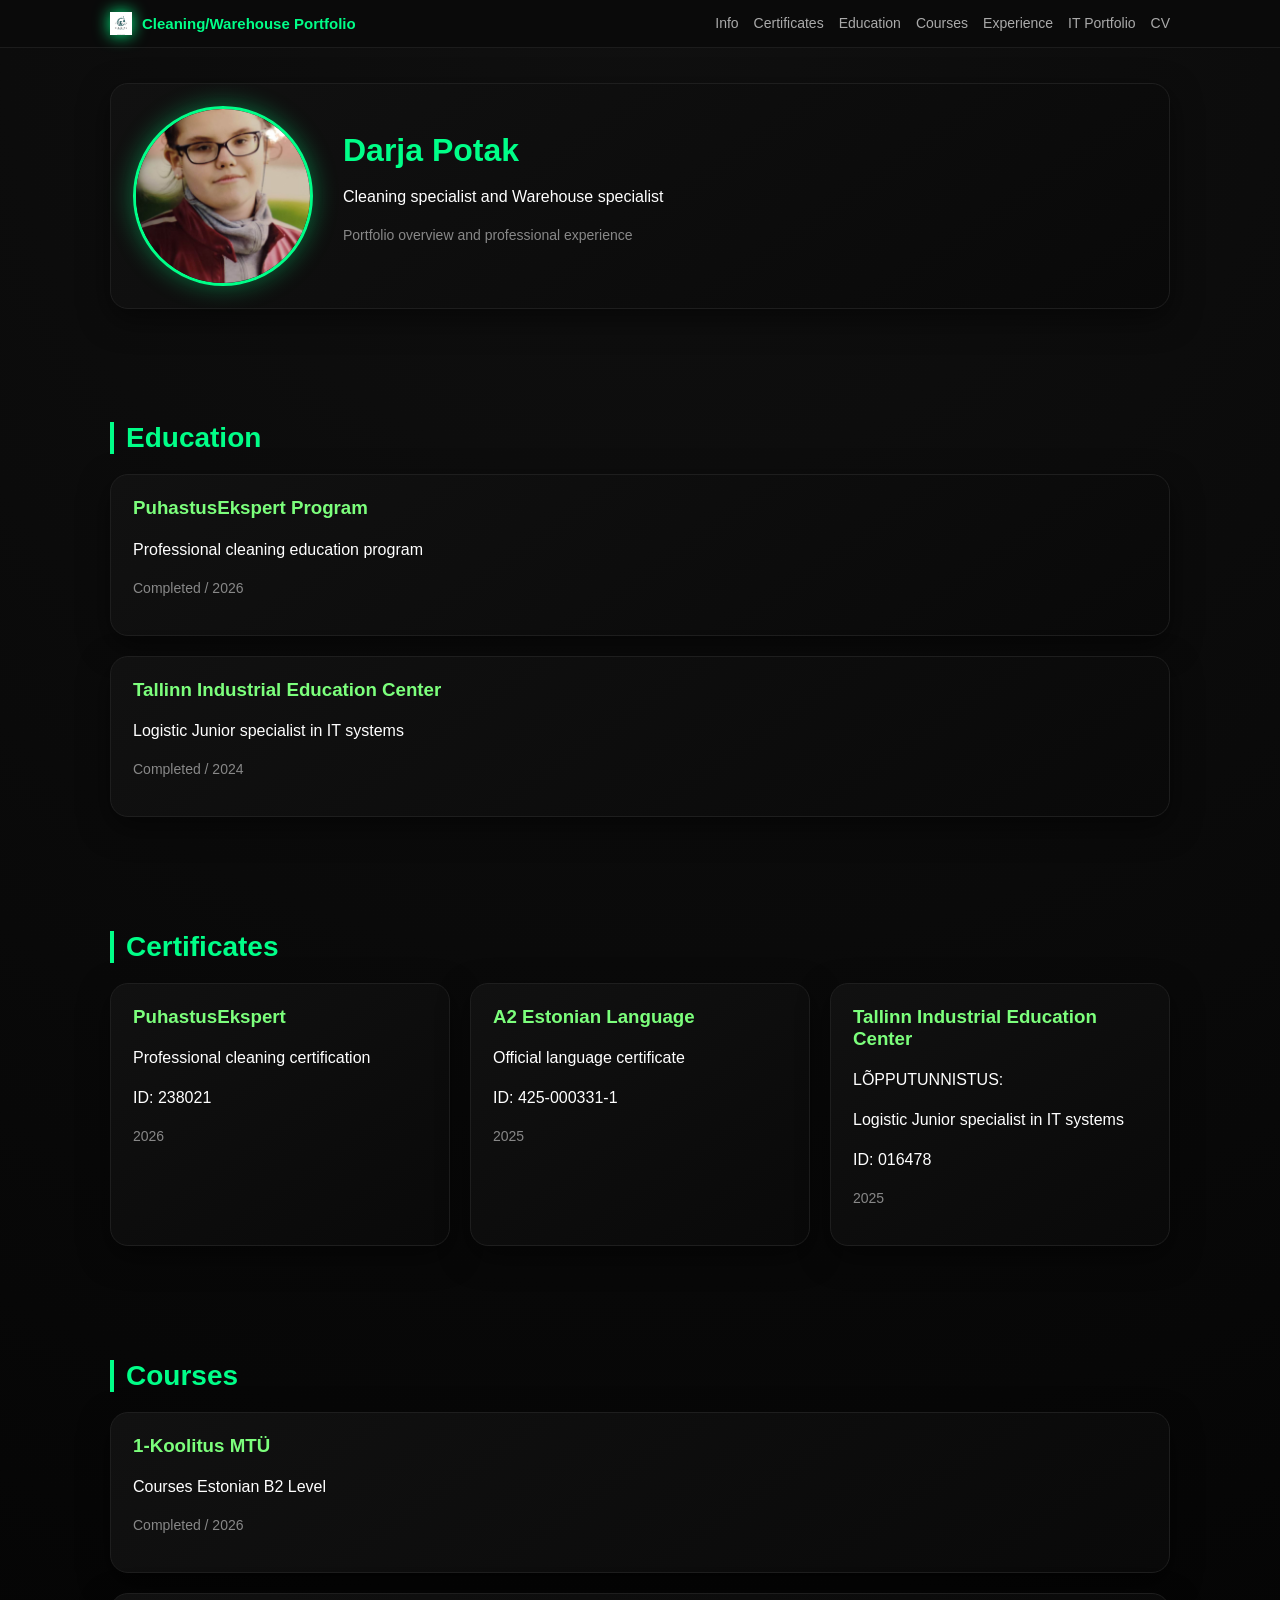
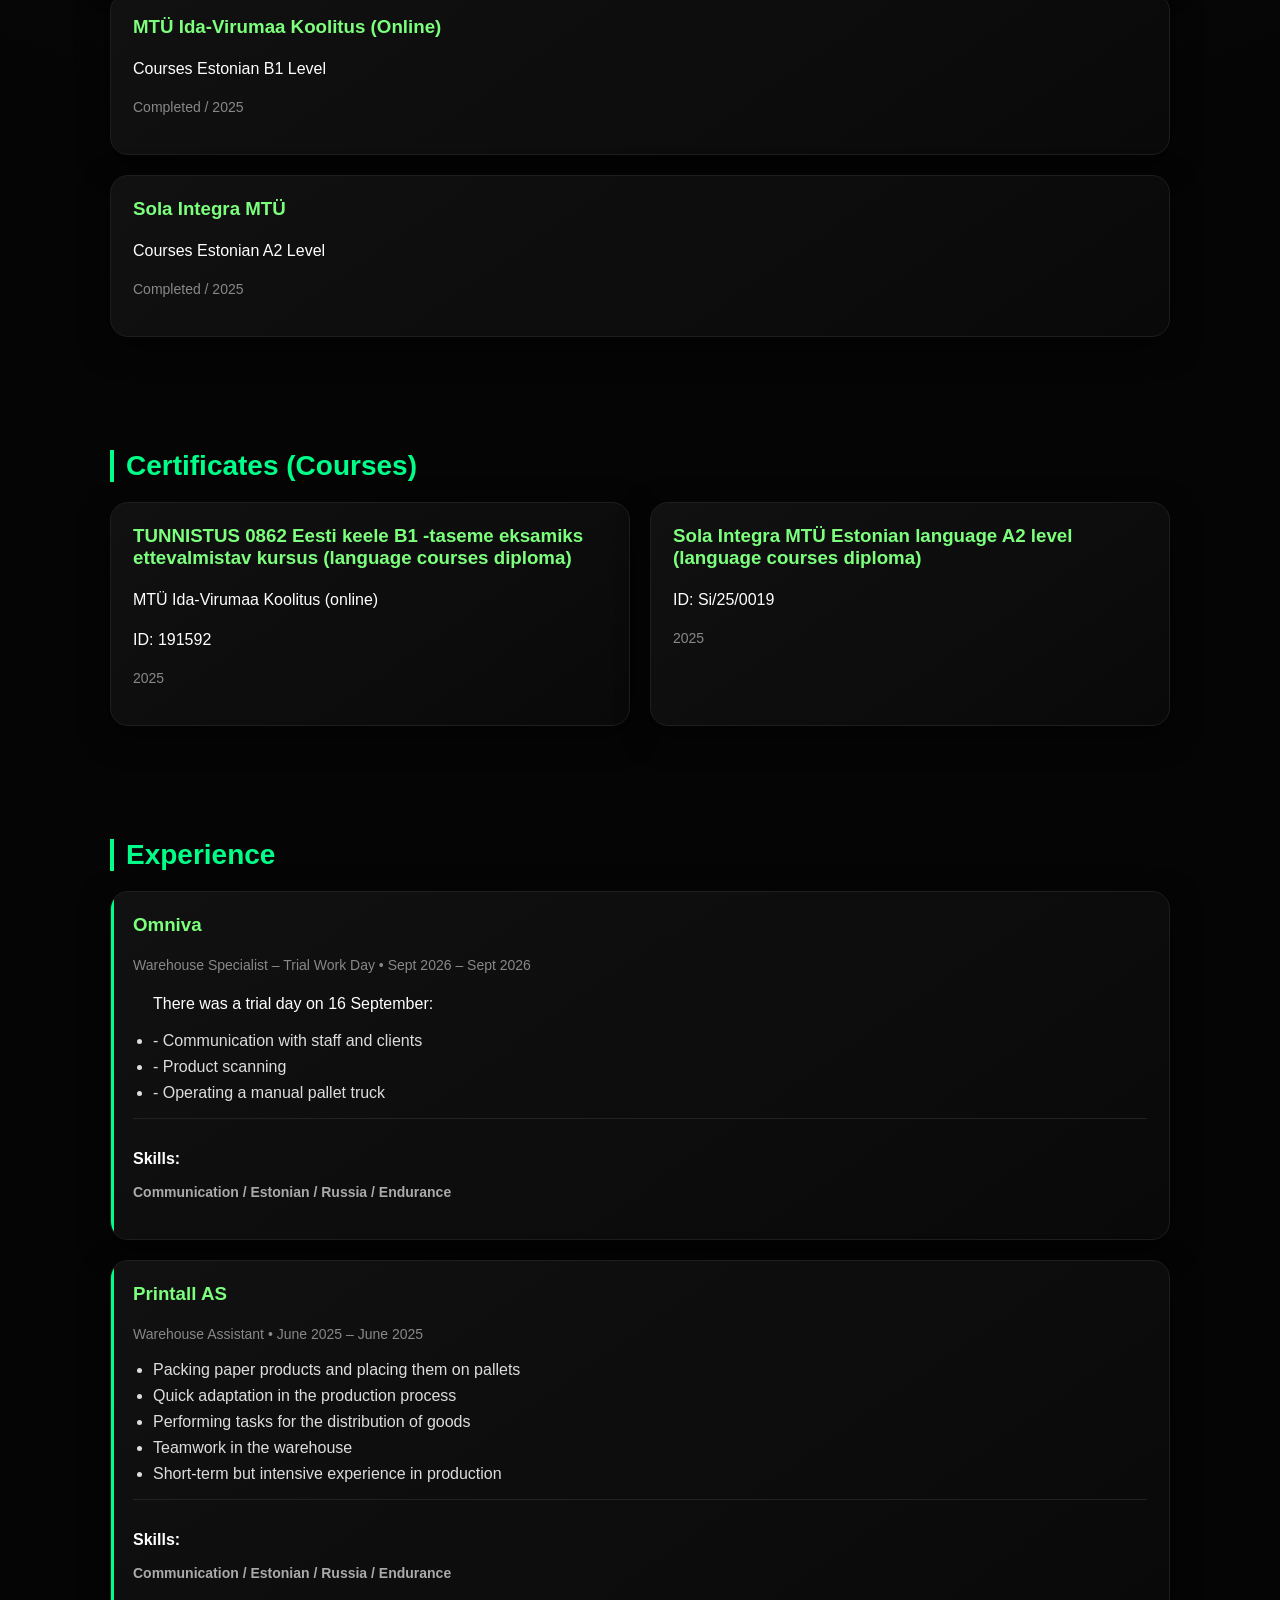
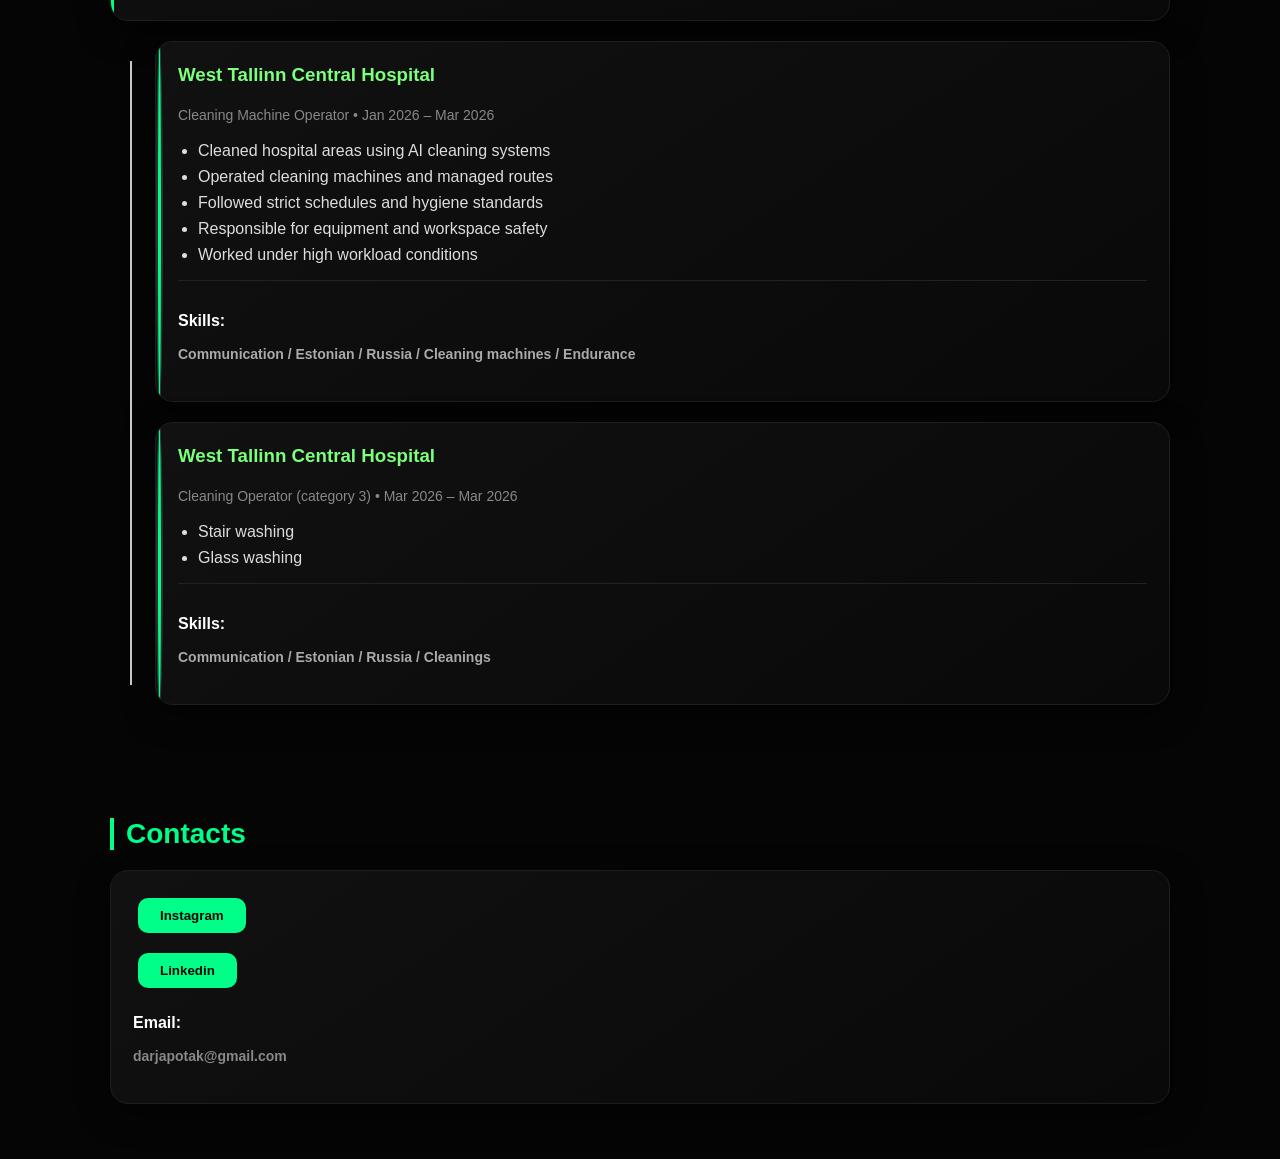
<file: cleaning.html>
<!DOCTYPE html>
<html lang="en">
<head>
    <meta charset="UTF-8">
    <meta name="viewport" content="width=device-width, initial-scale=1.0">
    <link rel="stylesheet" href="css_prog/cleaning_1.css">
    <link rel="icon" type="image/x-icon" href="images_cleaning/cleaning_service_design_spray.png">
    <title>Cleaning/Warehouse Portfolio: Darja Potak</title>
</head>

<body>

<!-- NAV -->
<header class="nav">
    <div class="nav_inner">

        <div class="logo">
            <img src="images_cleaning/cleaning_service_design_spray.png" width="22">
            <span>Cleaning/Warehouse Portfolio</span>
        </div>

        <div class="nav_links">
            <a href="#info">Info</a>
            <a href="#certs">Certificates</a>
            <a href="#education">Education</a>
            <a href="#courses">Courses</a>
            <a href="#exp">Experience</a>
            <a href="index.html">IT Portfolio</a>
            <a href="CV.html">CV</a>
        </div>

    </div>
</header>

<!-- HERO -->
<section id="info" class="section">
    <div class="card hero_card">

        <img src="images_flag/Darja Potak.png" class="avatar">

        <div>
            <h1>Darja Potak</h1>
            <p>Cleaning specialist and Warehouse specialist</p>
            <p class="muted">Portfolio overview and professional experience</p>
        </div>

    </div>
</section>

<!-- EDUCATION -->
<section id="education" class="section">
    <h2 class="title">Education</h2>

    <div class="card">
        <h3>PuhastusEkspert Program</h3>
        <p>Professional cleaning education program</p>
        <p class="muted">Completed / 2026</p>
    </div>

    <div class="card">
        <h3>Tallinn Industrial Education Center</h3>
        <p>Logistic Junior specialist in IT systems</p>
        <p class="muted">Completed / 2024</p>
    </div>

</section>

<!-- CERTIFICATES -->
<section id="certs" class="section">
    <h2 class="title">Certificates</h2>

    <div class="grid">

        <div class="card"> 
         <h3>PuhastusEkspert</h3> 
         <p>Professional cleaning certification</p> 
         <p>ID: 238021</p> 
         <p class="muted">2026</p> 
      </div> 
      
      <div class="card"> 
         <h3>A2 Estonian Language</h3> 
         <p>Official language certificate</p> 
         <p>ID: 425-000331-1</p> 
         <p class="muted">2025</p> 
      </div> 
      
      <div class="card"> 
         <h3>Tallinn Industrial Education Center</h3> 
         <p>LÕPPUTUNNISTUS:</p> 
         <p>Logistic Junior specialist in IT systems</p> 
         <p>ID: 016478</p> 
         <p class="muted">2025</p> 
      </div>

    </div>
</section>


<!-- COURSES -->
<section id="courses" class="section">
    <h2 class="title">Courses</h2>

    <div class="card">
        <h3>1-Koolitus MTÜ</h3>
        <p>Courses Estonian B2 Level</p>
        <p class="muted">Completed / 2026</p>
    </div>

    <div class="card">
        <h3>MTÜ Ida-Virumaa Koolitus (Online)</h3>
        <p>Courses Estonian B1 Level</p>
        <p class="muted">Completed / 2025</p>
    </div>

    <div class="card">
        <h3>Sola Integra MTÜ</h3>
        <p>Courses Estonian A2 Level</p>
        <p class="muted">Completed / 2025</p>
    </div>

</section>

<!-- CERTIFICATES -->
<section id="certs" class="section">
    <h2 class="title">Certificates (Courses)</h2>

    <div class="grid">

        <div class="card"> 
         <h3>TUNNISTUS 0862 Eesti keele B1 -taseme eksamiks ettevalmistav kursus (language courses diploma)</h3> 
         <p>MTÜ Ida-Virumaa Koolitus (online)</p> 
         <p>ID: 191592</p> 
         <p class="muted">2025</p> 
      </div> 
      
      <div class="card"> 
         <h3>Sola Integra MTÜ Estonian language A2 level (language courses diploma)</h3> 
         <p>ID: Si/25/0019</p> 
         <p class="muted">2025</p> 
      </div> 

    </div>
</section>


<!-- EXPERIENCE -->
<section id="exp" class="section">
    <h2 class="title">Experience</h2>

    <div class="card">

        <h3>Omniva</h3>
        <p class="muted"> Warehouse Specialist – Trial Work Day • Sept 2026 – Sept 2026</p>

        <ul>
            <p>There was a trial day on 16 September:</p>
            <li>- Communication with staff and clients</li>
            <li>- Product scanning</li>
            <li>- Operating a manual pallet truck</li>
        </ul>

         <div class="div_card_1">
            <h4>Skills:  <p class="muted_1">Communication / Estonian / Russia / Endurance</p></h4>
        </div>

    </div>

    <div class="card">

        <h3>Printall AS</h3>
        <p class="muted">Warehouse Assistant • June 2025 – June 2025</p>

        <ul>
            <li>Packing paper products and placing them on pallets</li>
            <li>Quick adaptation in the production process</li>
            <li>Performing tasks for the distribution of goods</li>
            <li>Teamwork in the warehouse</li>
            <li>Short-term but intensive experience in production</li>
        </ul>

        <div class="div_card_1">
            <h4>Skills:  <p class="muted_1">Communication / Estonian / Russia / Endurance</p></h4>
        </div>

    </div>

    <div class="experience-company">

    <div class="card">
        <h3>West Tallinn Central Hospital</h3>
        <p class="muted">Cleaning Machine Operator • Jan 2026 – Mar 2026</p>

        <ul>
            <li>Cleaned hospital areas using AI cleaning systems</li>
            <li>Operated cleaning machines and managed routes</li>
            <li>Followed strict schedules and hygiene standards</li>
            <li>Responsible for equipment and workspace safety</li>
            <li>Worked under high workload conditions</li>
        </ul>

        <div class="div_card_1">
            <h4>Skills: <p class="muted_1">Communication / Estonian / Russia / Cleaning machines / Endurance</p></h4>
        </div>
    </div>

    <div class="card">
        <h3>West Tallinn Central Hospital</h3>
        <p class="muted">Cleaning Operator (category 3) • Mar 2026 – Mar 2026</p>

        <ul>
            <li>Stair washing</li>
            <li>Glass washing</li>
        </ul>

        <div class="div_card_1">
            <h4>Skills: <p class="muted_1">Communication / Estonian / Russia / Cleanings</p></h4>
        </div>
    </div>

</div>
</section>

<!-- Contacts -->
<section class="section">
   <h2 class="title">Contacts</h2>

   <div class="card">
      <div class="cont_1">
         <button class="btn_cods"><a href="https://www.instagram.com/d_potak_draw/">Instagram</a></button>
      </div>

      <div class="cont_1">
        <button class="btn_cods"><a href="https://www.linkedin.com/in/darja-potak-11884b350">Linkedin</a></button>
      </div>

      <div class="cont_1">
         <h4>Email: <p style="color: #888; font-size: 14px;">darjapotak@gmail.com</p></h4>

      </div>
   </div>

</section>

</body>
</html>
</file>
<file: css_prog/portfolio_1.css>
/* ===== BASE ===== */

body.body1{
    background: #070A12;
    margin:0;
    font-family:Arial, Helvetica, sans-serif;
}

h1,h2,h3,h4,p{
    color:#EAF0FF;
    margin:6px 0;
}

h1{font-size:34px;}
h2{font-size:26px;}
h3{font-size:20px;}
h4{font-size:17px;}


/* ===== MAIN CONTAINER ===== */

.section_2,
.section_3,
.section_4,
.section_6 {
    max-width:1200px;
    margin:40px auto;
    padding:0 20px;
}


/* ===== NAVBAR ===== */

.section_1{
    background:#0B1024;
}

.nav_div{
    max-width:1200px;
    margin:auto;
    display:flex;
    flex-wrap:wrap;
    align-items:center;
    gap:10px;
    padding:12px 20px;
}

.nav_div_link{
    font-size:15px;
    color:#7CFF7C;
    background:#0A0F1F;
    border-radius:10px;
    padding:6px 12px;
    border:none;
    cursor:pointer;
}

.nav_div_link:hover{
    background:#121A33;
}

.nav_div_link a{
    color:#7CFF7C;
    text-decoration:none;
}

.button_1{
    background:#121A33;
    border:none;
    border-radius:8px;
    padding:4px 6px;
    cursor:pointer;
}


/* ===== INFO BLOCK ===== */

.Information_About{
    display:block;
}


/* ===== PHOTO + TEXT ===== */

.image_foto{
    display:flex;
    gap:30px;
    align-items:flex-start;
    flex-wrap:wrap;
}

.image_foto img{
    border-radius:10px;
}


/* =========================
   EDUCATION TIMELINE
========================= */

.education_section {
    margin-top:40px;
}

.edu_title {
    color:#7CFF7C;
    margin-bottom:30px;
}


.education_timeline {
    position:relative;
    padding-left:45px;
    max-width:900px;
}


.education_timeline::before {
    content:"";
    position:absolute;
    left:14px;
    top:0;
    bottom:0;
    width:2px;
    background:#1C2A52;
}


.edu_card{
    position:relative;
    background:#0A0F1F;
    border:1px solid #1C2A52;
    border-radius:14px;
    padding:20px;
    margin-bottom:18px;
    transition:.3s;
}

.edu_card:hover {
    transform:translateY(-5px);
    box-shadow: 0 12px 30px rgba(0,0,0,.35);
    border-color:#7CFF7C;
}


.edu_dot{

position:absolute;

left:-38px;

top:26px;

width:16px;

height:16px;

background:#7CFF7C;

border-radius:50%;

box-shadow:
0 0 18px
rgba(124,255,124,.6);
}


.edu_card h2{

color:#7CFF7C;

font-size:22px;

margin-bottom:10px;
}


.edu_card h3{

font-size:18px;

margin-top:6px;
}


.edu_date{

color:#A0A9C0;

margin-top:12px;

font-size:14px;
}


/* MOBILE */

@media(max-width:768px){

.education_timeline{

padding-left:30px;

}

.edu_dot{

left:-28px;

}

}

/* ==================
EDUCATION TIMELINE
================== */

.Education{
margin-top:20px;
}

.edu_title,
.courses_title{
color:#7CFF7C;
margin-bottom:25px;
}

.education_timeline{

position:relative;

padding-left:45px;

max-width:850px;
}


.education_timeline::before{

content:"";

position:absolute;

left:14px;

top:0;

bottom:0;

width:2px;

background:#1C2A52;
}


.edu_card{

position:relative;

background:#0A0F1F;

border:1px solid #1C2A52;

border-radius:14px;

padding:20px;

margin-bottom:18px;

transition:.25s;
}


.edu_card:hover{

transform:translateY(-4px);

border-color:#7CFF7C;

box-shadow:
0 12px 24px
rgba(0,0,0,.35);
}


.edu_dot{

position:absolute;

left:-38px;

top:24px;

width:14px;

height:14px;

background:#7CFF7C;

border-radius:50%;

box-shadow:
0 0 12px
rgba(124,255,124,.5);
}


.edu_date{

margin-top:10px;

color:#8A95B5;

font-size:15px;
}


@media(max-width:768px){

.education_timeline{
padding-left:30px;
}

.edu_dot{
left:-28px;
}

}

/* ===== LANGUAGES ===== */

.languages_skills{
    margin-top:15px;
}

.lang_eng,
.lang_est,
.lang_rus{
    display:flex;
    align-items:center;
    gap:10px;
    margin-top:6px;
}


/* ===== SKILLS ===== */

.skills_info{
    margin-top:30px;
    max-width:600px;
}


/* ===== PROJECTS ===== */

.pet-projects{
    margin-top:40px;
}

.kvadrat_ones{
    display:grid;
    grid-template-columns:repeat(auto-fit,minmax(260px,1fr));
    gap:20px;
    margin-top:15px;
}

.kvadrat_1_progetcs,
.kvadrat_2_progetcs,
.kvadrat_3_progetcs,
.kvadrat_4_progetcs,
.kvadrat_5_progetcs {
    background:#0A0F1F;
    border:1px solid #1C2A52;
    border-radius:12px;
    padding:16px;
    min-height:180px;
    display:flex;
    flex-direction:column;
    justify-content:space-between;
}

.kvadrat_2_progetcs,
.kvadrat_3_progetcs,
.kvadrat_5_progetcs {
    margin-top: 15px;
}


/* ===== COURSES ===== */

.courses{
    margin-top:40px;
}


/* ===== EMAIL BUTTON ===== */

.btn_gmail_copy{
    display:flex;
    align-items:center;
    gap:12px;
    margin-top:20px;
}

.email{
    background:#121A33;
    color:#EAF0FF;
    border:none;
    border-radius:10px;
    padding:8px 14px;
    cursor:pointer;
}


/* ===== CERTIFICATES ===== */

.kvadrat_certificate_info{
    display:grid;
    grid-template-columns:repeat(auto-fit,minmax(260px,1fr));
    gap:20px;
    margin-top:20px;
}

.cert_text1,
.cert_text2,
.cert_text3,
.cert_text4,
.cert_text5{
    background:#0A0F1F;
    border:1px solid #1C2A52;
    border-radius:12px;
    padding:15px;
    min-height:200px;
}


/* ===== EXPERIENCE WRAPPER ===== */
/* ================================
   EXPERIENCE - TIMELINE SYSTEM
================================ */

.Experience_class{
    text-align: center;
    margin-bottom: 20px;
}

/* общий контейнер */
.Experience_job_1{
    position: relative;
    max-width: 1000px;
    width: 100%;
    margin: 40px auto;
    padding: 30px 20px 30px 50px;

    background: #0A0F1F;
    border: 1px solid #1C2A52;
    border-radius: 14px;

    box-sizing: border-box;
}

/* линия timeline */
.Experience_job_1::before{
    content: "";
    position: absolute;
    left: 22px;
    top: 30px;
    bottom: 30px;

    width: 2px;
    background: #1C2A52;
}

/* карточки внутри */
.experience_block{
    position: relative;
    background: #0A0F1F;
    border: 1px solid #1C2A52;
    border-radius: 12px;

    padding: 16px 16px 16px 20px;
    margin-bottom: 16px;

    transition: all .25s ease;
}

/* точка timeline */
.experience_block::before{
    content: "";
    position: absolute;
    left: -28px;
    top: 18px;

    width: 10px;
    height: 10px;
    background: #7CFF7C;
    border-radius: 50%;

    box-shadow: 0 0 10px rgba(124,255,124,0.4);
}

/* hover */
.experience_block:hover{
    transform: translateY(-4px);
    box-shadow: 0 10px 25px rgba(0,0,0,0.4);
    border-color: #7CFF7C33;
}

/* ===== CONTACTS ===== */

.Contacts_job_1{
    display:flex;
    flex-wrap:wrap;
    gap:12px;
    margin-top:20px;
}

.btn_1_link,
.kvadrat_pro_btn{
    padding:10px 16px;
    border-radius:10px;
    margin-top: 10px;
    border:none;
    cursor:pointer;
}
</file>
<file: css_prog/portfolio_2.css>
/* ===== HOVER EFFECT ===== */

.cert_text1,
.cert_text2,
.cert_text3,
.cert_text4,
.cert_text5,
.kvadrat_1_progetcs,
.kvadrat_2_progetcs,
.kvadrat_3_progetcs,
.kvadrat_4_progetcs,
.Experience_job_1{
    transition:transform .25s ease, box-shadow .25s ease;
}

.cert_text1:hover,
.cert_text2:hover,
.cert_text3:hover,
.cert_text4:hover,
.cert_text5:hover,
.kvadrat_1_progetcs:hover,
.kvadrat_2_progetcs:hover,
.kvadrat_3_progetcs:hover,
.kvadrat_4_progetcs:hover,
.Experience_job_1:hover{
    transform:translateY(-6px);
    box-shadow:0 0 18px rgba(124,255,124,.25);
}


/* ===== RESPONSIVE ===== */

@media (max-width:900px){

.image_foto{
    flex-direction:column;
    align-items:center;
}

.nav_div{
    justify-content:center;
}

.skills_info{
    max-width:100%;
}

}
</file>
<file: css_prog/porfolio_3.css>
/* ===== DROPDOWN ===== */

.dropdown {
    position: relative;
    display: inline-block;
}

/* кнопка dropdown — теперь как nav */
.dropdown_btn {
    font-size: 15px;
    color: #7CFF7C;
    background: #0A0F1F;
    border-radius: 10px;
    padding: 6px 12px;
    border: none;
    cursor: pointer;
    transition: background .2s ease, transform .2s ease;
}

.dropdown_btn:hover {
    background: #121A33;
    transform: translateY(-2px);
}

/* меню */
.dropdown_menu {
    position: absolute;
    top: 100%;
    left: 0;

    margin-top: 8px;
    padding: 10px;
    width: 170px;

    background: #0A0F1F;
    border: 1px solid #1C2A52;
    border-radius: 12px;

    box-shadow: 0 10px 25px rgba(0,0,0,0.4);

    opacity: 0;
    visibility: hidden;
    transform: translateY(-10px);

    transition: 0.2s ease;
    z-index: 100;
}

.dropdown_menu.show {
    opacity: 1;
    visibility: visible;
    transform: translateY(0);
}

/* ссылки внутри меню */
.dropdown_menu a {
    display: block;
    padding: 10px 10px;
    text-decoration: none;
    color: #EAF0FF;
    border-radius: 8px;
    transition: background .2s ease, color .2s ease;
}

.dropdown_menu a:hover {
    background: #121A33;
    color: #7CFF7C;
}

/* отдельные nav ссылки */
.a_nav_link a {
    font-size: 15px;
    color: #7CFF7C;
    background: #0A0F1F;
    padding: 6px 12px;
    border-radius: 10px;
    text-decoration: none;
    transition: background .2s ease, transform .2s ease;
}

.a_nav_link a:hover {
    background: #121A33;
    transform: translateY(-2px);
}

/* ================================
   🎛️ BUTTON DESIGN SYSTEM (GLOBAL)
==================================*/

:root{
    --btn-bg: #0A0F1F;
    --btn-bg-hover: #121A33;
    --btn-text: #7CFF7C;
    --btn-text-alt: #EAF0FF;
    --btn-border: #1C2A52;
    --btn-shadow: rgba(124,255,124,0.15);
}

/* базовый стиль ВСЕХ кнопок */
button,
.nav_div_link,
.button_1,
.email,
.dropdown_btn,
.btn_1_link,
.kvadrat_pro_btn ,
.a_nav_link {
    font-family: inherit;
    font-size: 15px;
    color: var(--btn-text);
    background: var(--btn-bg);
    border: 1px solid var(--btn-border);
    border-radius: 10px;
    padding: 8px 14px;
    cursor: pointer;
    transition: all .2s ease;
    text-decoration: none;
    display: inline-flex;
    align-items: center;
    justify-content: center;
    gap: 6px;
}

/* hover единый */
button:hover,
.nav_div_link:hover,
.button_1:hover,
.email:hover,
.dropdown_btn:hover,
.btn_1_link:hover,
.kvadrat_pro_btn:hover ,
.a_nav_link:hover {
    background: var(--btn-bg-hover);
    transform: translateY(-2px);
    box-shadow: 0 6px 18px var(--btn-shadow);
}

/* ссылки внутри кнопок */
.nav_div_link a,
.a_nav_link a{
    color: var(--btn-text);
    text-decoration: none;
}

/* active/pressed эффект */
button:active,
.nav_div_link:active,
.button_1:active,
.email:active,
.dropdown_btn:active,
.btn_1_link:active,
.kvadrat_pro_btn:active ,
.a_nav_link:active{
    transform: translateY(0px);
    box-shadow: none;
}

/* ================================
   PET PROJECT PROGRESS SYSTEM
================================ */

.project_progress {
    width: 100%;
    height: 7px;
    background: #121A33;
    border: 1px solid #1C2A52;
    border-radius: 10px;
    overflow: hidden;
    margin-top: 12px;
}

/* внутренняя полоска */
.project_progress_bar {
    height: 100%;
    width: 0%;
    background: linear-gradient(90deg, #7CFF7C, #00D4FF);
    box-shadow: 0 0 10px rgba(124,255,124,0.25);
    transition: width .5s ease;
}

/* ===== PROJECT STATUS LEVELS ===== */

.p_10 .project_progress_bar { width: 10%; }   /* idea */
.p_25 .project_progress_bar { width: 25%; }   /* planning */
.p_50 .project_progress_bar { width: 50%; }   /* development */
.p_75 .project_progress_bar { width: 75%; }   /* almost done */
.p_100 .project_progress_bar { width: 100%; }  /* finished */

/* ===== PROGRESS LABEL ===== */

.project_progress_label {
    font-size: 12px;
    color: #7CFF7C;
    margin-bottom: 6px;
    letter-spacing: 0.5px;
    opacity: 0.9;
}

.project_progress_label {
    margin-top: 10px;
}

/* можно чуть разный цвет по уровню */
.p_10 .project_progress_label { color: #ff6b6b; }
.p_25 .project_progress_label { color: #ffb86b; }
.p_50 .project_progress_label { color: #f1fa8c; }
.p_75 .project_progress_label { color: #8be9fd; }
.p_100 .project_progress_label { color: #7CFF7C; }

/* ===== PET PROJECT ANIMATION ===== */

.kvadrat_1_progetcs,
.kvadrat_2_progetcs,
.kvadrat_3_progetcs,
.kvadrat_4_progetcs,
.kvadrat_5_progetcs {
    opacity: 0;
    transform: translateY(30px);
    transition: opacity .6s ease, transform .6s ease, box-shadow .25s ease;
}

/* активное состояние */
.kvadrat_1_progetcs.show,
.kvadrat_2_progetcs.show,
.kvadrat_3_progetcs.show,
.kvadrat_4_progetcs.show,
.kvadrat_5_progetcs.show {
    opacity: 1;
    transform: translateY(0);
}

/* ===== SCROLL ARROW BUTTON 

.scroll_down_btn {
    position: absolute;
    left: 50%;
    transform: translateX(-50%);
    margin-top: 20px;

    width: 45px;
    height: 45px;

    border-radius: 50%;
    border: 1px solid #1C2A52;
    background: #0A0F1F;
    color: #7CFF7C;

    font-size: 20px;
    cursor: pointer;

    transition: .3s ease;
}

.scroll_down_btn:hover {
    transform: translateX(-50%) scale(1.1);
    box-shadow: 0 0 15px rgba(124,255,124,0.4);
} 

===== */


.projects-slider{
    position:relative;
    width:100%;
    overflow:hidden;
    margin-top:30px;
}


.projects-wrapper{
    display:flex;
    transition:0.5s ease;
}


.project-slide{
    min-width:100%;
    padding:20px;
    box-sizing:border-box;
}


.project-prev,
.project-next{

    position:absolute;
    top:50%;
    transform:translateY(-50%);

    width: 0em;

    border-radius:50%;
    border:none;

    background:#0A0F1F;
    color:white;

    font-size:25px;
    cursor:pointer;

    z-index:10;
}


.project-prev{
    left:20px;
}


.project-next{
    right:20px;
}


.project-prev:hover,
.project-next:hover{

    background:#7cff7c;
    color:black;

}


.contacts_section {
    margin-top: 60px;
    text-align: center;
    color: white;
}

.contacts_title {
    color: #7CFF7C;
    margin-bottom: 20px;
}

.contacts_email {
    margin-bottom: 20px;
}

.email_btn {
    background: black;
    color: white;
    border-radius: 10px;
    padding: 8px 12px;
    cursor: pointer;
}

.contacts_socials a {
    color: #7CFF7C;
    text-decoration: none;
}

.contacts_socials {
    display: flex;

    display: flex;
    justify-content: center; /* Выравнивание по горизонтали */
    align-items: center;    
}

.a_1 , .a_2 , .a_3 {
    margin-left: 15px;
    width: 180px;
    height: 100px;
    background: #0d1428;
    border-radius: 8px;

    display: flex;
    justify-content: center; /* Выравнивание по горизонтали */
    align-items: center;     
}


.skill_card {
    display: flex;
    align-items: center;
    gap: 10px;

    background: #0A0F1F;
    border: 1px solid #1C2A52;
    padding: 10px 14px;
    border-radius: 10px;

    margin: 8px 0;
    transition: 0.3s;
}

.skill_card img {
    width: 28px;
    height: 28px;
    object-fit: contain;
}

.skill_card:hover {
    transform: translateX(5px);
    border-color: #7CFF7C;
}

span {
    color: white;
}

.skill_projects{
   display:none;
   margin-top:10px;
}

.skill_projects.active{
   display:block;
}
</file>
<file: css_prog/portfolio_4.css>
.star{
    color:#bdbdbd;
}

.star.active{
    color:#f5b301;
}

.difficulty {
    margin-top: 3px;
}

.project-card {
    position: relative;
    overflow: hidden;
    border-radius: 15px;
    z-index: 1;
}


/* видео фон */
.project-video {
    position: absolute;
    top: 0;
    left: 0;

    width: 100%;
    height: 100%;

    object-fit: contain;

    opacity: 0;

    transition: opacity 0.5s ease;

    z-index: -1;
}

/* затемнение чтобы текст читался */
.project-card::before {
    content: "";
    position: absolute;

    top: 0;
    left: 0;

    width: 100%;
    height: 100%;

    background: rgba(0,0,0,0.55);

    opacity: 0;
    transition: 0.5s;

    z-index: -1;
}


/* наведение */
.project-card:hover .project-video {
    opacity: 0.45;
}


.project-card:hover::before {
    opacity: 1;
}
</file>
<file: css_prog/cleaning_1.css>
/* GLOBAL */

* {
    box-sizing: border-box;
    scroll-behavior: smooth;
}

body {
    margin: 0;
    font-family: "Segoe UI", Arial, sans-serif;
    background:
        radial-gradient(circle at top, #101010, #050505 40%);
    color: white;
}


/* NAV */

.nav {
    position: sticky;
    top: 0;
    background: rgba(10,10,10,0.9);
    backdrop-filter: blur(10px);
    border-bottom: 1px solid #1c1c1c;
    padding: 12px 0;
    z-index: 10;
}


.nav_inner {
    max-width:1100px;
    margin:auto;
    display:flex;
    justify-content:space-between;
    align-items:center;
    padding:0 20px;
}


.logo {
    display:flex;
    align-items:center;
    gap:10px;
    color:#00ff88;
    font-weight:700;
    font-size:15px;
}


.logo img {
    filter: drop-shadow(0 0 8px #00ff88);
}



.nav_links {
    display:flex;
    gap:15px;
}


.nav_links a {

    color:#aaa;
    text-decoration:none;
    font-size:14px;

    transition:.3s;
}


.nav_links a:hover {

    color:#00ff88;
    text-shadow:0 0 10px #00ff88;
}



/* SECTIONS */

.section {

    max-width:1100px;
    margin:auto;
    padding:35px 20px;

}


/* TITLES */


.title {

    color:#00ff88;
    font-size:28px;

    border-left:4px solid #00ff88;
    padding-left:12px;

    margin-bottom:20px;

}



/* CARDS */


.card {

    background:
    linear-gradient(145deg,#111,#090909);

    border:1px solid #1e1e1e;

    border-radius:18px;

    padding:22px;

    margin-bottom:20px;


    box-shadow:
    0 10px 30px rgba(0,0,0,.5);


    transition:.35s;

}



.card:hover {

    transform:translateY(-5px);

    border-color:#00ff88;

    box-shadow:
    0 0 20px rgba(0,255,136,.15);

}



/* GRID */

.grid {

    display:grid;

    grid-template-columns:
    repeat(auto-fit,minmax(270px,1fr));

    gap:20px;

}



/* HERO */


.hero_card {

    display:flex;

    align-items:center;

    gap:30px;

}



.avatar {

    width:180px;
    height:180px;

    border-radius:50%;

    object-fit:cover;

    border:3px solid #00ff88;


    box-shadow:
    0 0 25px rgba(0,255,136,.4);

}



/* TEXT */


h1 {

    margin:0;

    font-size:32px;

    color:#00ff88;

}



h3 {

    color:#7cff7c;

    margin-top:0;

}



h4 {

    margin-bottom:5px;

}



p {

    line-height:1.5;

}



.muted {

    color:#888;

    font-size:14px;

}



.muted_1 {

    color:#aaa;

    font-size:14px;

}



/* EXPERIENCE */

#exp .card {

    position:relative;

    overflow:hidden;

}


#exp .card::before {

    content:"";

    position:absolute;

    left:0;

    top:0;

    height:100%;

    width:3px;

    background:#00ff88;

}



/* SKILLS */


.div_card_1 {

    margin-top:15px;

    padding-top:10px;

    border-top:1px solid #222;

}



/* LIST */


ul {

    padding-left:20px;

}



li {

    margin-bottom:8px;

    color:#ddd;

}



/* BUTTONS */


.btn_cods {

    background:#00ff88;

    border:none;

    padding:10px 22px;

    border-radius:10px;

    margin:5px;

    cursor:pointer;

    transition:.3s;

}


.btn_cods a {
    color:#050505;
    text-decoration:none;
    font-weight:700;
}



.btn_cods:hover {
    transform:scale(1.05);
    box-shadow:
    0 0 15px #00ff88;
}



/* CONTACTS */

.cont_1 {
    margin-bottom:10px;
}



/* RESPONSIVE */
@media(max-width:800px){


.nav_inner {
    flex-direction:column;
    gap:15px;
}



.nav_links {
    flex-wrap:wrap;
    justify-content:center;
}



.hero_card {
    flex-direction:column;
    text-align:center;
}



.avatar {
    width:140px;
    height:140px;
}


h1 {
    font-size:26px;
}


.section {
    padding:25px 15px;
}

}

.experience-company {
    position: relative;
    margin-left: 20px;
    padding-left: 25px;
}

.experience-company::before {
    content: "";
    position: absolute;
    left: 0;
    top: 20px;
    bottom: 20px;
    width: 2px;
    background: #ccc;
}

.experience-company .card {
    position: relative;
}

.experience-company .card::before {
    content: "";
    position: absolute;
    left: -31px;
    top: 22px;
    width: 10px;
    height: 10px;
    background: #fff;
    border: 2px solid #333;
    border-radius: 50%;
}
</file>
